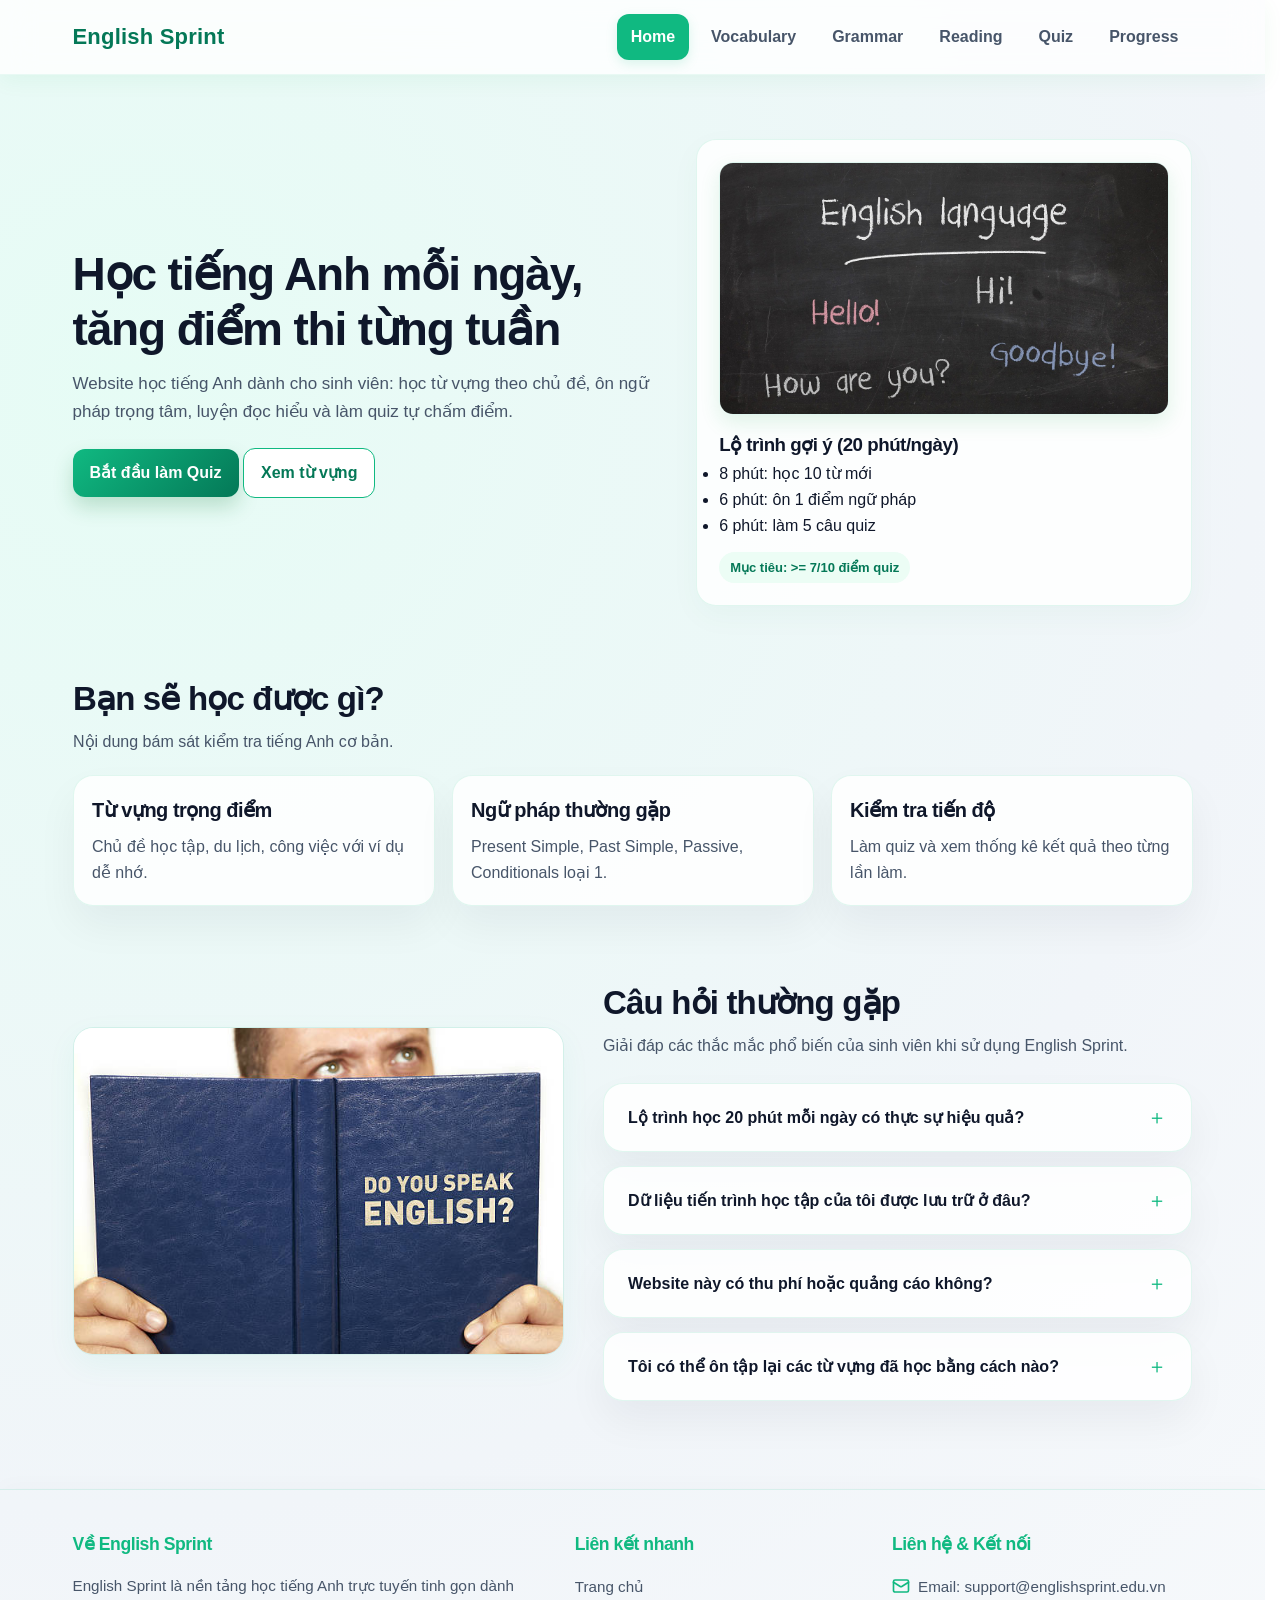
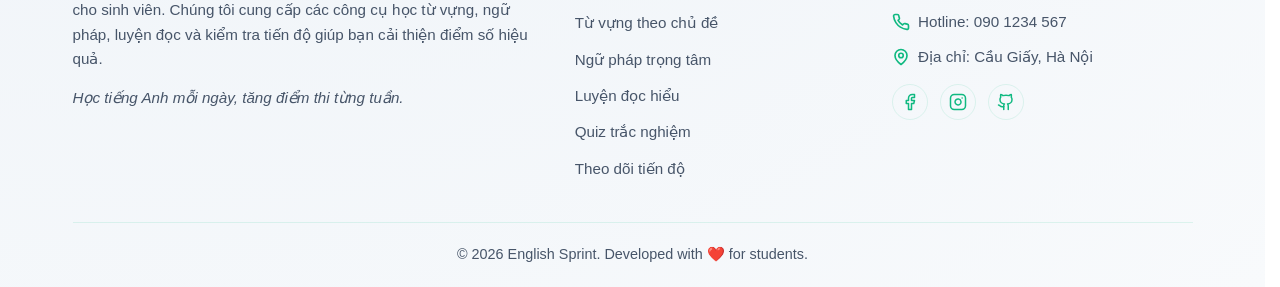
<file: index.html>
<!doctype html>
<html lang="vi">
  <head>
    <meta charset="UTF-8" />
    <meta name="viewport" content="width=device-width, initial-scale=1.0" />
    <title>English Sprint - Home</title>
    <link rel="shortcut icon" href="ico/favicon.ico" type="image/x-icon" />
    <link rel="apple-touch-icon" sizes="180x180" href="ico/apple-touch-icon.png" />
    <link rel="icon" type="image/png" sizes="32x32" href="ico/favicon-32x32.png" />
    <link rel="icon" type="image/png" sizes="16x16" href="ico/favicon-16x16.png" />
    <link rel="manifest" href="ico/site.webmanifest" />
    <link rel="stylesheet" href="css/style.css" />
  </head>
  <body>
    <header class="site-header">
      <div class="container header-wrap">
        <a class="logo" href="index.html">English Sprint</a>
        <button class="nav-toggle" aria-label="Mở menu">
          <svg class="hamburger-icon" xmlns="http://www.w3.org/2000/svg" width="18" height="18" viewBox="0 0 24 24" fill="none" stroke="currentColor" stroke-width="2.5" stroke-linecap="round" stroke-linejoin="round"><line x1="4" x2="20" y1="12" y2="12"/><line x1="4" x2="20" y1="6" y2="6"/><line x1="4" x2="20" y1="18" y2="18"/></svg>
          <span>Menu</span>
        </button>
        <nav class="main-nav">
          <ul>
            <li><a href="index.html" class="active">Home</a></li>
            <li><a href="html/vocabulary.html">Vocabulary</a></li>
            <li><a href="html/grammar.html">Grammar</a></li>
            <li><a href="html/reading.html">Reading</a></li>
            <li><a href="html/quiz.html">Quiz</a></li>
            <li><a href="html/progress.html">Progress</a></li>
          </ul>
        </nav>
      </div>
    </header>

    <main>
      <section class="hero">
        <div class="container hero-grid">
          <div>
            <h1>Học tiếng Anh mỗi ngày, tăng điểm thi từng tuần</h1>
            <p>
              Website học tiếng Anh dành cho sinh viên: học từ vựng theo chủ đề,
              ôn ngữ pháp trọng tâm, luyện đọc hiểu và làm quiz tự chấm điểm.
            </p>
            <a class="btn" href="html/quiz.html">Bắt đầu làm Quiz</a>
            <a class="btn outline" href="html/vocabulary.html">Xem từ vựng</a>
          </div>
          <div class="hero-card">
            <div class="hero-cover-slider">
              <img class="slide active" src="images/anh_005.jpg" alt="English language board" />
              <img class="slide" src="images/anh_006.jpg" alt="Scrabble English" />
              <img class="slide" src="images/anh_010.jpg" alt="Do you speak English book" />
              <img class="slide" src="images/anh_016.jpg" alt="English test scrabble" />
              <img class="slide" src="images/anh_020.jpg" alt="Dictionary hello" />
            </div>
            <h3>Lộ trình gợi ý (20 phút/ngày)</h3>
            <ul>
              <li>8 phút: học 10 từ mới</li>
              <li>6 phút: ôn 1 điểm ngữ pháp</li>
              <li>6 phút: làm 5 câu quiz</li>
            </ul>
            <span class="badge">Mục tiêu: >= 7/10 điểm quiz</span>
          </div>
        </div>
      </section>

      <section class="section">
        <div class="container">
          <h2 class="section-title scroll-reveal">Bạn sẽ học được gì?</h2>
          <p class="section-subtitle scroll-reveal stagger-1">Nội dung bám sát kiểm tra tiếng Anh cơ bản.</p>
          <div class="grid-3">
            <article class="card scroll-reveal stagger-1">
              <h3>Từ vựng trọng điểm</h3>
              <p>Chủ đề học tập, du lịch, công việc với ví dụ dễ nhớ.</p>
            </article>
            <article class="card scroll-reveal stagger-2">
              <h3>Ngữ pháp thường gặp</h3>
              <p>Present Simple, Past Simple, Passive, Conditionals loại 1.</p>
            </article>
            <article class="card scroll-reveal stagger-3">
              <h3>Kiểm tra tiến độ</h3>
              <p>Làm quiz và xem thống kê kết quả theo từng lần làm.</p>
            </article>
          </div>
        </div>
      </section>

      <section class="section">
        <div class="container faq-grid-container">
          <div class="faq-left-col scroll-reveal">
            <img class="faq-banner-image" src="images/anh_010.jpg" alt="Do you speak English FAQ banner" />
          </div>
          <div class="faq-right-col">
            <h2 class="section-title scroll-reveal">Câu hỏi thường gặp</h2>
            <p class="section-subtitle scroll-reveal stagger-1">Giải đáp các thắc mắc phổ biến của sinh viên khi sử dụng English Sprint.</p>
            
            <div class="faq-list">
              <div class="faq-item card scroll-reveal stagger-1">
                <button class="faq-question" type="button">
                  <span>Lộ trình học 20 phút mỗi ngày có thực sự hiệu quả?</span>
                  <span class="faq-icon">＋</span>
                </button>
                <div class="faq-answer">
                  <p>Hoàn toàn hiệu quả! Theo nghiên cứu khoa học về trí nhớ (Spaced Repetition), việc học dàn trải thời gian ngắn đều đặn mỗi ngày (Micro-learning) giúp não bộ ghi nhớ lâu hơn 150% so với việc học dồn (cramming) nhiều giờ trước kỳ thi. English Sprint đã tinh gọn lộ trình 20 phút thành các hoạt động tập trung nhất để bạn tích lũy điểm số tối ưu.</p>
                </div>
              </div>

              <div class="faq-item card scroll-reveal stagger-2">
                <button class="faq-question" type="button">
                  <span>Dữ liệu tiến trình học tập của tôi được lưu trữ ở đâu?</span>
                  <span class="faq-icon">＋</span>
                </button>
                <div class="faq-answer">
                  <p>Tất cả dữ liệu từ vựng đã thuộc và lịch sử làm bài quiz của bạn được lưu trữ trực tiếp trên trình duyệt của bạn thông qua công nghệ <strong>LocalStorage</strong>. Điều này có nghĩa là bạn không cần đăng ký tài khoản mà tiến trình học vẫn được bảo toàn miễn là bạn không xóa dữ liệu web trên trình duyệt của mình.</p>
                </div>
              </div>

              <div class="faq-item card scroll-reveal stagger-3">
                <button class="faq-question" type="button">
                  <span>Website này có thu phí hoặc quảng cáo không?</span>
                  <span class="faq-icon">＋</span>
                </button>
                <div class="faq-answer">
                  <p>Không, English Sprint là dự án học tập phi lợi nhuận dành riêng cho sinh viên học tiếng Anh cơ bản. Website hoàn toàn miễn phí, không chứa quảng cáo gây gián đoạn và không yêu cầu cung cấp thông tin cá nhân nhạy cảm.</p>
                </div>
              </div>

              <div class="faq-item card scroll-reveal stagger-4">
                <button class="faq-question" type="button">
                  <span>Tôi có thể ôn tập lại các từ vựng đã học bằng cách nào?</span>
                  <span class="faq-icon">＋</span>
                </button>
                <div class="faq-answer">
                  <p>Bạn có thể truy cập trang Vocabulary, hệ thống sẽ tự động hiển thị nhãn màu xanh "✓ Đã thuộc" trên các từ bạn đã đánh dấu. Đồng thời chỉ số phần trăm hoàn thành sẽ hiển thị rõ ràng để bạn có thể xem lại và củng cố bất kỳ lúc nào.</p>
                </div>
              </div>
            </div>
          </div>
        </div>
      </section>
    </main>

    <footer class="site-footer">
      <div class="container">
        <div class="footer-grid">
          <div class="footer-column">
            <h3>Về English Sprint</h3>
            <p>English Sprint là nền tảng học tiếng Anh trực tuyến tinh gọn dành cho sinh viên. Chúng tôi cung cấp các công cụ học từ vựng, ngữ pháp, luyện đọc và kiểm tra tiến độ giúp bạn cải thiện điểm số hiệu quả.</p>
            <p><em>Học tiếng Anh mỗi ngày, tăng điểm thi từng tuần.</em></p>
          </div>
          <div class="footer-column">
            <h3>Liên kết nhanh</h3>
            <ul class="footer-links">
              <li><a href="index.html">Trang chủ</a></li>
              <li><a href="html/vocabulary.html">Từ vựng theo chủ đề</a></li>
              <li><a href="html/grammar.html">Ngữ pháp trọng tâm</a></li>
              <li><a href="html/reading.html">Luyện đọc hiểu</a></li>
              <li><a href="html/quiz.html">Quiz trắc nghiệm</a></li>
              <li><a href="html/progress.html">Theo dõi tiến độ</a></li>
            </ul>
          </div>
          <div class="footer-column">
            <h3>Liên hệ & Kết nối</h3>
            <ul class="footer-contact-info">
              <li>
                <svg xmlns="http://www.w3.org/2000/svg" width="18" height="18" viewBox="0 0 24 24" fill="none" stroke="currentColor" stroke-width="2" stroke-linecap="round" stroke-linejoin="round" class="contact-svg-icon"><rect width="20" height="16" x="2" y="4" rx="2"/><path d="m22 7-8.97 5.7a1.94 1.94 0 0 1-2.06 0L2 7"/></svg>
                <span>Email: support@englishsprint.edu.vn</span>
              </li>
              <li>
                <svg xmlns="http://www.w3.org/2000/svg" width="18" height="18" viewBox="0 0 24 24" fill="none" stroke="currentColor" stroke-width="2" stroke-linecap="round" stroke-linejoin="round" class="contact-svg-icon"><path d="M22 16.92v3a2 2 0 0 1-2.18 2 19.79 19.79 0 0 1-8.63-3.07 19.5 19.5 0 0 1-6-6 19.79 19.79 0 0 1-3.07-8.67A2 2 0 0 1 4.11 2h3a2 2 0 0 1 2 1.72 12.84 12.84 0 0 0 .7 2.81 2 2 0 0 1-.45 2.11L8.09 9.91a16 16 0 0 0 6 6l1.27-1.27a2 2 0 0 1 2.11-.45 12.84 12.84 0 0 0 2.81.7A2 2 0 0 1 22 16.92z"/></svg>
                <span>Hotline: 090 1234 567</span>
              </li>
              <li>
                <svg xmlns="http://www.w3.org/2000/svg" width="18" height="18" viewBox="0 0 24 24" fill="none" stroke="currentColor" stroke-width="2" stroke-linecap="round" stroke-linejoin="round" class="contact-svg-icon"><path d="M20 10c0 6-8 12-8 12s-8-6-8-12a8 8 0 0 1 16 0Z"/><circle cx="12" cy="10" r="3"/></svg>
                <span>Địa chỉ: Cầu Giấy, Hà Nội</span>
              </li>
            </ul>
            <div class="footer-socials">
              <a href="#" class="social-icon" title="Facebook">
                <svg xmlns="http://www.w3.org/2000/svg" width="18" height="18" viewBox="0 0 24 24" fill="none" stroke="currentColor" stroke-width="2" stroke-linecap="round" stroke-linejoin="round"><path d="M18 2h-3a5 5 0 0 0-5 5v3H7v4h3v8h4v-8h3l1-4h-4V7a1 1 0 0 1 1-1h3z"/></svg>
              </a>
              <a href="#" class="social-icon" title="Instagram">
                <svg xmlns="http://www.w3.org/2000/svg" width="18" height="18" viewBox="0 0 24 24" fill="none" stroke="currentColor" stroke-width="2" stroke-linecap="round" stroke-linejoin="round"><rect width="20" height="20" x="2" y="2" rx="5" ry="5"/><path d="M16 11.37A4 4 0 1 1 12.63 8 4 4 0 0 1 16 11.37z"/><line x1="17.5" x2="17.51" y1="6.5" y2="6.5"/></svg>
              </a>
              <a href="#" class="social-icon" title="GitHub">
                <svg xmlns="http://www.w3.org/2000/svg" width="18" height="18" viewBox="0 0 24 24" fill="none" stroke="currentColor" stroke-width="2" stroke-linecap="round" stroke-linejoin="round"><path d="M15 22v-4a4.8 4.8 0 0 0-1-3.5c3 0 6-2 6-5.5.08-1.25-.27-2.48-1-3.5.28-1.15.28-2.35 0-3.5 0 0-1 0-3 1.5-2.64-.5-5.36-.5-8 0C6 2 5 2 5 2c-.3 1.15-.3 2.35 0 3.5A5.403 5.403 0 0 0 4 9c0 3.5 3 5.5 6 5.5-.39.49-.68 1.05-.85 1.65-.17.6-.22 1.23-.15 1.85v4"/><path d="M9 18c-4.51 2-5-2-7-2"/></svg>
              </a>
            </div>
          </div>
        </div>
        <div class="footer-bottom">
          <p>&copy; 2026 English Sprint. Developed with ❤️ for students.</p>
        </div>
      </div>
    </footer>

    <script src="js/main.js"></script>
  </body>
</html>
</file>
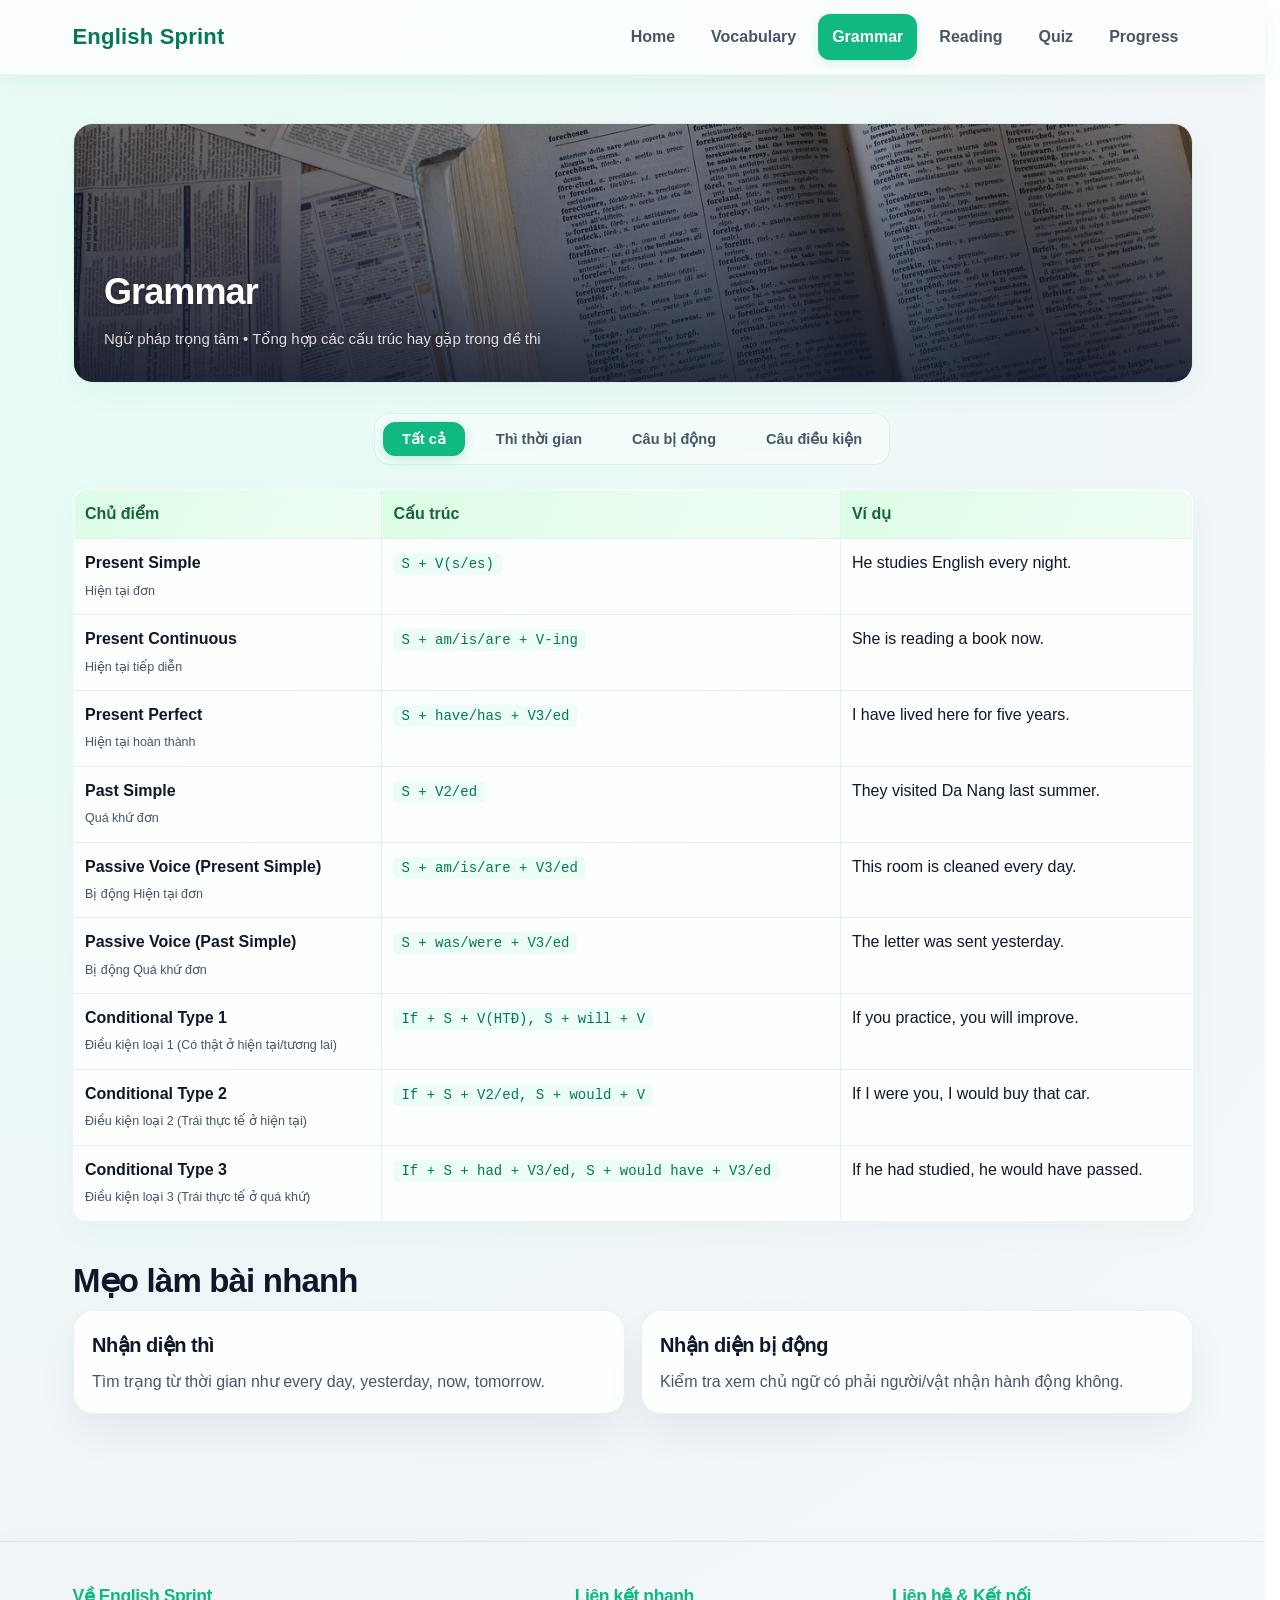
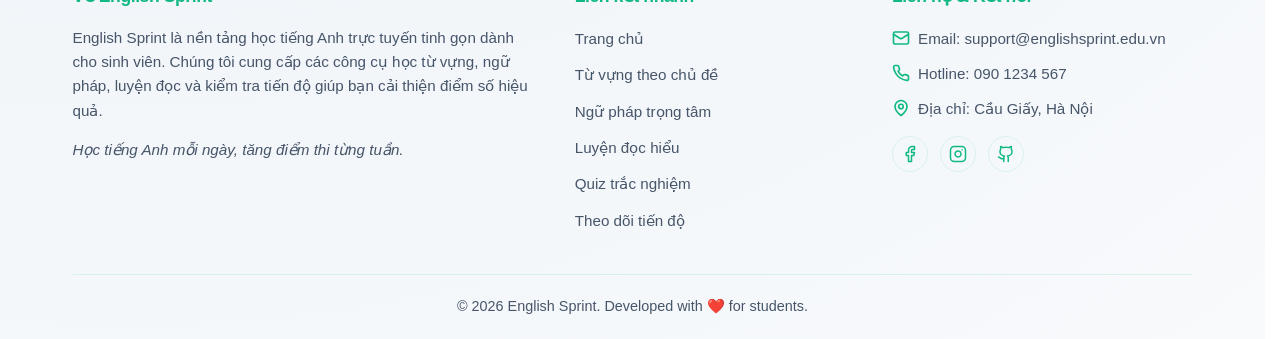
<file: html/grammar.html>
<!doctype html>
<html lang="vi">
  <head>
    <meta charset="UTF-8" />
    <meta name="viewport" content="width=device-width, initial-scale=1.0" />
    <title>English Sprint - Grammar</title>
    <link rel="shortcut icon" href="../ico/favicon.ico" type="image/x-icon" />
    <link rel="apple-touch-icon" sizes="180x180" href="../ico/apple-touch-icon.png" />
    <link rel="icon" type="image/png" sizes="32x32" href="../ico/favicon-32x32.png" />
    <link rel="icon" type="image/png" sizes="16x16" href="../ico/favicon-16x16.png" />
    <link rel="manifest" href="../ico/site.webmanifest" />
    <link rel="stylesheet" href="../css/style.css" />
  </head>
  <body>
    <header class="site-header">
      <div class="container header-wrap">
        <a class="logo" href="../index.html">English Sprint</a>
        <button class="nav-toggle" aria-label="Mở menu">
          <svg class="hamburger-icon" xmlns="http://www.w3.org/2000/svg" width="18" height="18" viewBox="0 0 24 24" fill="none" stroke="currentColor" stroke-width="2.5" stroke-linecap="round" stroke-linejoin="round"><line x1="4" x2="20" y1="12" y2="12"/><line x1="4" x2="20" y1="6" y2="6"/><line x1="4" x2="20" y1="18" y2="18"/></svg>
          <span>Menu</span>
        </button>
        <nav class="main-nav">
          <ul>
            <li><a href="../index.html">Home</a></li>
            <li><a href="vocabulary.html">Vocabulary</a></li>
            <li><a href="grammar.html" class="active">Grammar</a></li>
            <li><a href="reading.html">Reading</a></li>
            <li><a href="quiz.html">Quiz</a></li>
            <li><a href="progress.html">Progress</a></li>
          </ul>
        </nav>
      </div>
    </header>

    <main class="section">
      <div class="container">
        <div class="page-hero scroll-reveal">
          <img class="page-hero-image" src="../images/anh_003.jpg" alt="Grammar banner" />
          <div class="page-hero-overlay"></div>
          <div class="page-hero-content">
            <h1 class="page-hero-title">Grammar</h1>
            <p class="page-hero-subtitle">Ngữ pháp trọng tâm • Tổng hợp các cấu trúc hay gặp trong đề thi</p>
          </div>
        </div>


        <!-- Thanh bộ lọc chuyên đề ngữ pháp -->
        <div class="grammar-filter-bar scroll-reveal stagger-1">
          <button class="filter-btn active" data-filter="all">Tất cả</button>
          <button class="filter-btn" data-filter="tenses">Thì thời gian</button>
          <button class="filter-btn" data-filter="passive">Câu bị động</button>
          <button class="filter-btn" data-filter="conditionals">Câu điều kiện</button>
        </div>

        <table class="grammar-table scroll-reveal stagger-2">
          <thead>
            <tr>
              <th>Chủ điểm</th>
              <th>Cấu trúc</th>
              <th>Ví dụ</th>
            </tr>
          </thead>
          <tbody>
            <tr data-category="tenses" class="show-row">
              <td><strong>Present Simple</strong><br><span class="grammar-desc">Hiện tại đơn</span></td>
              <td><code>S + V(s/es)</code></td>
              <td>He studies English every night.</td>
            </tr>
            <tr data-category="tenses" class="show-row">
              <td><strong>Present Continuous</strong><br><span class="grammar-desc">Hiện tại tiếp diễn</span></td>
              <td><code>S + am/is/are + V-ing</code></td>
              <td>She is reading a book now.</td>
            </tr>
            <tr data-category="tenses" class="show-row">
              <td><strong>Present Perfect</strong><br><span class="grammar-desc">Hiện tại hoàn thành</span></td>
              <td><code>S + have/has + V3/ed</code></td>
              <td>I have lived here for five years.</td>
            </tr>
            <tr data-category="tenses" class="show-row">
              <td><strong>Past Simple</strong><br><span class="grammar-desc">Quá khứ đơn</span></td>
              <td><code>S + V2/ed</code></td>
              <td>They visited Da Nang last summer.</td>
            </tr>
            <tr data-category="passive" class="show-row">
              <td><strong>Passive Voice (Present Simple)</strong><br><span class="grammar-desc">Bị động Hiện tại đơn</span></td>
              <td><code>S + am/is/are + V3/ed</code></td>
              <td>This room is cleaned every day.</td>
            </tr>
            <tr data-category="passive" class="show-row">
              <td><strong>Passive Voice (Past Simple)</strong><br><span class="grammar-desc">Bị động Quá khứ đơn</span></td>
              <td><code>S + was/were + V3/ed</code></td>
              <td>The letter was sent yesterday.</td>
            </tr>
            <tr data-category="conditionals" class="show-row">
              <td><strong>Conditional Type 1</strong><br><span class="grammar-desc">Điều kiện loại 1 (Có thật ở hiện tại/tương lai)</span></td>
              <td><code>If + S + V(HTĐ), S + will + V</code></td>
              <td>If you practice, you will improve.</td>
            </tr>
            <tr data-category="conditionals" class="show-row">
              <td><strong>Conditional Type 2</strong><br><span class="grammar-desc">Điều kiện loại 2 (Trái thực tế ở hiện tại)</span></td>
              <td><code>If + S + V2/ed, S + would + V</code></td>
              <td>If I were you, I would buy that car.</td>
            </tr>
            <tr data-category="conditionals" class="show-row">
              <td><strong>Conditional Type 3</strong><br><span class="grammar-desc">Điều kiện loại 3 (Trái thực tế ở quá khứ)</span></td>
              <td><code>If + S + had + V3/ed, S + would have + V3/ed</code></td>
              <td>If he had studied, he would have passed.</td>
            </tr>
          </tbody>
        </table>



        <section class="section">
          <h2 class="section-title scroll-reveal">Mẹo làm bài nhanh</h2>
          <div class="grid-2">
            <article class="card scroll-reveal stagger-1">
              <h3>Nhận diện thì</h3>
              <p>Tìm trạng từ thời gian như every day, yesterday, now, tomorrow.</p>
            </article>
            <article class="card scroll-reveal stagger-2">
              <h3>Nhận diện bị động</h3>
              <p>Kiểm tra xem chủ ngữ có phải người/vật nhận hành động không.</p>
            </article>
          </div>
        </section>
      </div>
    </main>

    <footer class="site-footer">
      <div class="container">
        <div class="footer-grid">
          <div class="footer-column">
            <h3>Về English Sprint</h3>
            <p>English Sprint là nền tảng học tiếng Anh trực tuyến tinh gọn dành cho sinh viên. Chúng tôi cung cấp các công cụ học từ vựng, ngữ pháp, luyện đọc và kiểm tra tiến độ giúp bạn cải thiện điểm số hiệu quả.</p>
            <p><em>Học tiếng Anh mỗi ngày, tăng điểm thi từng tuần.</em></p>
          </div>
          <div class="footer-column">
            <h3>Liên kết nhanh</h3>
            <ul class="footer-links">
              <li><a href="../index.html">Trang chủ</a></li>
              <li><a href="vocabulary.html">Từ vựng theo chủ đề</a></li>
              <li><a href="grammar.html">Ngữ pháp trọng tâm</a></li>
              <li><a href="reading.html">Luyện đọc hiểu</a></li>
              <li><a href="quiz.html">Quiz trắc nghiệm</a></li>
              <li><a href="progress.html">Theo dõi tiến độ</a></li>
            </ul>
          </div>
          <div class="footer-column">
            <h3>Liên hệ & Kết nối</h3>
            <ul class="footer-contact-info">
              <li>
                <svg xmlns="http://www.w3.org/2000/svg" width="18" height="18" viewBox="0 0 24 24" fill="none" stroke="currentColor" stroke-width="2" stroke-linecap="round" stroke-linejoin="round" class="contact-svg-icon"><rect width="20" height="16" x="2" y="4" rx="2"/><path d="m22 7-8.97 5.7a1.94 1.94 0 0 1-2.06 0L2 7"/></svg>
                <span>Email: support@englishsprint.edu.vn</span>
              </li>
              <li>
                <svg xmlns="http://www.w3.org/2000/svg" width="18" height="18" viewBox="0 0 24 24" fill="none" stroke="currentColor" stroke-width="2" stroke-linecap="round" stroke-linejoin="round" class="contact-svg-icon"><path d="M22 16.92v3a2 2 0 0 1-2.18 2 19.79 19.79 0 0 1-8.63-3.07 19.5 19.5 0 0 1-6-6 19.79 19.79 0 0 1-3.07-8.67A2 2 0 0 1 4.11 2h3a2 2 0 0 1 2 1.72 12.84 12.84 0 0 0 .7 2.81 2 2 0 0 1-.45 2.11L8.09 9.91a16 16 0 0 0 6 6l1.27-1.27a2 2 0 0 1 2.11-.45 12.84 12.84 0 0 0 2.81.7A2 2 0 0 1 22 16.92z"/></svg>
                <span>Hotline: 090 1234 567</span>
              </li>
              <li>
                <svg xmlns="http://www.w3.org/2000/svg" width="18" height="18" viewBox="0 0 24 24" fill="none" stroke="currentColor" stroke-width="2" stroke-linecap="round" stroke-linejoin="round" class="contact-svg-icon"><path d="M20 10c0 6-8 12-8 12s-8-6-8-12a8 8 0 0 1 16 0Z"/><circle cx="12" cy="10" r="3"/></svg>
                <span>Địa chỉ: Cầu Giấy, Hà Nội</span>
              </li>
            </ul>
            <div class="footer-socials">
              <a href="#" class="social-icon" title="Facebook">
                <svg xmlns="http://www.w3.org/2000/svg" width="18" height="18" viewBox="0 0 24 24" fill="none" stroke="currentColor" stroke-width="2" stroke-linecap="round" stroke-linejoin="round"><path d="M18 2h-3a5 5 0 0 0-5 5v3H7v4h3v8h4v-8h3l1-4h-4V7a1 1 0 0 1 1-1h3z"/></svg>
              </a>
              <a href="#" class="social-icon" title="Instagram">
                <svg xmlns="http://www.w3.org/2000/svg" width="18" height="18" viewBox="0 0 24 24" fill="none" stroke="currentColor" stroke-width="2" stroke-linecap="round" stroke-linejoin="round"><rect width="20" height="20" x="2" y="2" rx="5" ry="5"/><path d="M16 11.37A4 4 0 1 1 12.63 8 4 4 0 0 1 16 11.37z"/><line x1="17.5" x2="17.51" y1="6.5" y2="6.5"/></svg>
              </a>
              <a href="#" class="social-icon" title="GitHub">
                <svg xmlns="http://www.w3.org/2000/svg" width="18" height="18" viewBox="0 0 24 24" fill="none" stroke="currentColor" stroke-width="2" stroke-linecap="round" stroke-linejoin="round"><path d="M15 22v-4a4.8 4.8 0 0 0-1-3.5c3 0 6-2 6-5.5.08-1.25-.27-2.48-1-3.5.28-1.15.28-2.35 0-3.5 0 0-1 0-3 1.5-2.64-.5-5.36-.5-8 0C6 2 5 2 5 2c-.3 1.15-.3 2.35 0 3.5A5.403 5.403 0 0 0 4 9c0 3.5 3 5.5 6 5.5-.39.49-.68 1.05-.85 1.65-.17.6-.22 1.23-.15 1.85v4"/><path d="M9 18c-4.51 2-5-2-7-2"/></svg>
              </a>
            </div>
          </div>
        </div>
        <div class="footer-bottom">
          <p>&copy; 2026 English Sprint. Developed with ❤️ for students.</p>
        </div>
      </div>
    </footer>

    <script src="../js/main.js"></script>
    <script src="../js/grammar.js"></script>
  </body>
</html>
</file>
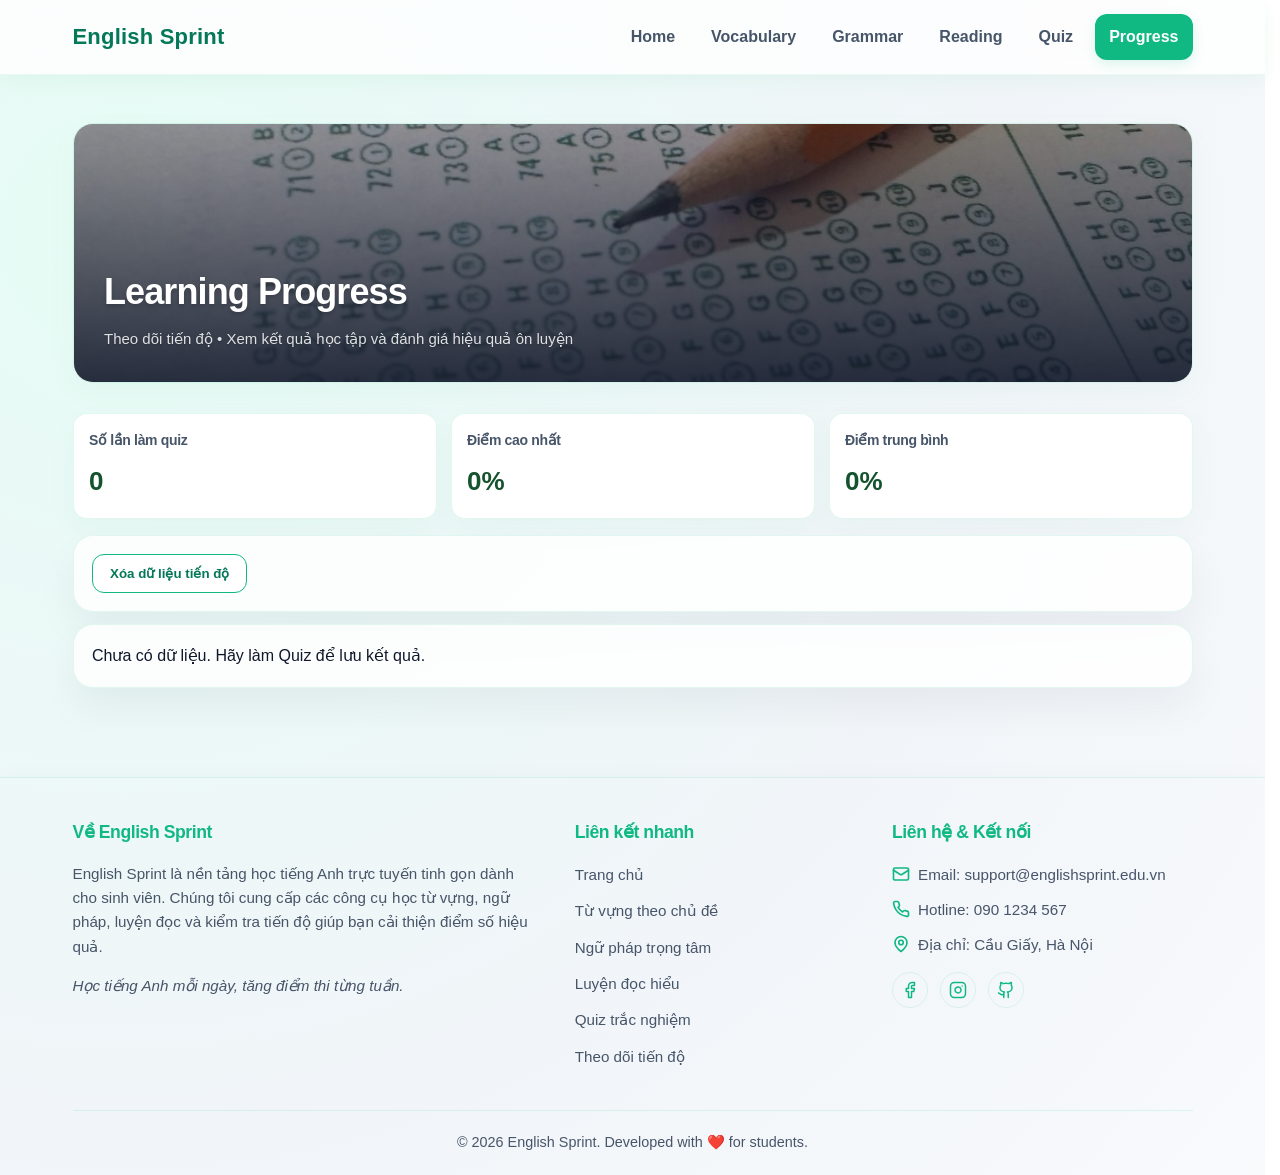
<file: html/progress.html>
<!doctype html>
<html lang="vi">
  <head>
    <meta charset="UTF-8" />
    <meta name="viewport" content="width=device-width, initial-scale=1.0" />
    <title>English Sprint - Progress</title>
    <link rel="shortcut icon" href="../ico/favicon.ico" type="image/x-icon" />
    <link rel="apple-touch-icon" sizes="180x180" href="../ico/apple-touch-icon.png" />
    <link rel="icon" type="image/png" sizes="32x32" href="../ico/favicon-32x32.png" />
    <link rel="icon" type="image/png" sizes="16x16" href="../ico/favicon-16x16.png" />
    <link rel="manifest" href="../ico/site.webmanifest" />
    <link rel="stylesheet" href="../css/style.css" />
  </head>
  <body>
    <header class="site-header">
      <div class="container header-wrap">
        <a class="logo" href="../index.html">English Sprint</a>
        <button class="nav-toggle" aria-label="Mở menu">
          <svg class="hamburger-icon" xmlns="http://www.w3.org/2000/svg" width="18" height="18" viewBox="0 0 24 24" fill="none" stroke="currentColor" stroke-width="2.5" stroke-linecap="round" stroke-linejoin="round"><line x1="4" x2="20" y1="12" y2="12"/><line x1="4" x2="20" y1="6" y2="6"/><line x1="4" x2="20" y1="18" y2="18"/></svg>
          <span>Menu</span>
        </button>
        <nav class="main-nav">
          <ul>
            <li><a href="../index.html">Home</a></li>
            <li><a href="vocabulary.html">Vocabulary</a></li>
            <li><a href="grammar.html">Grammar</a></li>
            <li><a href="reading.html">Reading</a></li>
            <li><a href="quiz.html">Quiz</a></li>
            <li><a href="progress.html" class="active">Progress</a></li>
          </ul>
        </nav>
      </div>
    </header>

    <main class="section">
      <div class="container">
        <div class="page-hero scroll-reveal">
          <img class="page-hero-image" src="../images/anh_019.jpg" alt="Progress banner" />
          <div class="page-hero-overlay"></div>
          <div class="page-hero-content">
            <h1 class="page-hero-title">Learning Progress</h1>
            <p class="page-hero-subtitle">Theo dõi tiến độ • Xem kết quả học tập và đánh giá hiệu quả ôn luyện</p>
          </div>
        </div>

        <div class="stats">
          <div class="stat scroll-reveal stagger-1">
            <h4>Số lần làm quiz</h4>
            <p id="attempts">0</p>
          </div>
          <div class="stat scroll-reveal stagger-2">
            <h4>Điểm cao nhất</h4>
            <p id="best-score">0%</p>
          </div>
          <div class="stat scroll-reveal stagger-3">
            <h4>Điểm trung bình</h4>
            <p id="average-score">0%</p>
          </div>
        </div>

        <div class="card stack-space scroll-reveal stagger-1">
          <button id="clear-progress" class="btn outline" type="button">Xóa dữ liệu tiến độ</button>
        </div>

        <ul id="history-list" class="history-list scroll-reveal stagger-2"></ul>
      </div>
    </main>

    <footer class="site-footer">
      <div class="container">
        <div class="footer-grid">
          <div class="footer-column">
            <h3>Về English Sprint</h3>
            <p>English Sprint là nền tảng học tiếng Anh trực tuyến tinh gọn dành cho sinh viên. Chúng tôi cung cấp các công cụ học từ vựng, ngữ pháp, luyện đọc và kiểm tra tiến độ giúp bạn cải thiện điểm số hiệu quả.</p>
            <p><em>Học tiếng Anh mỗi ngày, tăng điểm thi từng tuần.</em></p>
          </div>
          <div class="footer-column">
            <h3>Liên kết nhanh</h3>
            <ul class="footer-links">
              <li><a href="../index.html">Trang chủ</a></li>
              <li><a href="vocabulary.html">Từ vựng theo chủ đề</a></li>
              <li><a href="grammar.html">Ngữ pháp trọng tâm</a></li>
              <li><a href="reading.html">Luyện đọc hiểu</a></li>
              <li><a href="quiz.html">Quiz trắc nghiệm</a></li>
              <li><a href="progress.html">Theo dõi tiến độ</a></li>
            </ul>
          </div>
          <div class="footer-column">
            <h3>Liên hệ & Kết nối</h3>
            <ul class="footer-contact-info">
              <li>
                <svg xmlns="http://www.w3.org/2000/svg" width="18" height="18" viewBox="0 0 24 24" fill="none" stroke="currentColor" stroke-width="2" stroke-linecap="round" stroke-linejoin="round" class="contact-svg-icon"><rect width="20" height="16" x="2" y="4" rx="2"/><path d="m22 7-8.97 5.7a1.94 1.94 0 0 1-2.06 0L2 7"/></svg>
                <span>Email: support@englishsprint.edu.vn</span>
              </li>
              <li>
                <svg xmlns="http://www.w3.org/2000/svg" width="18" height="18" viewBox="0 0 24 24" fill="none" stroke="currentColor" stroke-width="2" stroke-linecap="round" stroke-linejoin="round" class="contact-svg-icon"><path d="M22 16.92v3a2 2 0 0 1-2.18 2 19.79 19.79 0 0 1-8.63-3.07 19.5 19.5 0 0 1-6-6 19.79 19.79 0 0 1-3.07-8.67A2 2 0 0 1 4.11 2h3a2 2 0 0 1 2 1.72 12.84 12.84 0 0 0 .7 2.81 2 2 0 0 1-.45 2.11L8.09 9.91a16 16 0 0 0 6 6l1.27-1.27a2 2 0 0 1 2.11-.45 12.84 12.84 0 0 0 2.81.7A2 2 0 0 1 22 16.92z"/></svg>
                <span>Hotline: 090 1234 567</span>
              </li>
              <li>
                <svg xmlns="http://www.w3.org/2000/svg" width="18" height="18" viewBox="0 0 24 24" fill="none" stroke="currentColor" stroke-width="2" stroke-linecap="round" stroke-linejoin="round" class="contact-svg-icon"><path d="M20 10c0 6-8 12-8 12s-8-6-8-12a8 8 0 0 1 16 0Z"/><circle cx="12" cy="10" r="3"/></svg>
                <span>Địa chỉ: Cầu Giấy, Hà Nội</span>
              </li>
            </ul>
            <div class="footer-socials">
              <a href="#" class="social-icon" title="Facebook">
                <svg xmlns="http://www.w3.org/2000/svg" width="18" height="18" viewBox="0 0 24 24" fill="none" stroke="currentColor" stroke-width="2" stroke-linecap="round" stroke-linejoin="round"><path d="M18 2h-3a5 5 0 0 0-5 5v3H7v4h3v8h4v-8h3l1-4h-4V7a1 1 0 0 1 1-1h3z"/></svg>
              </a>
              <a href="#" class="social-icon" title="Instagram">
                <svg xmlns="http://www.w3.org/2000/svg" width="18" height="18" viewBox="0 0 24 24" fill="none" stroke="currentColor" stroke-width="2" stroke-linecap="round" stroke-linejoin="round"><rect width="20" height="20" x="2" y="2" rx="5" ry="5"/><path d="M16 11.37A4 4 0 1 1 12.63 8 4 4 0 0 1 16 11.37z"/><line x1="17.5" x2="17.51" y1="6.5" y2="6.5"/></svg>
              </a>
              <a href="#" class="social-icon" title="GitHub">
                <svg xmlns="http://www.w3.org/2000/svg" width="18" height="18" viewBox="0 0 24 24" fill="none" stroke="currentColor" stroke-width="2" stroke-linecap="round" stroke-linejoin="round"><path d="M15 22v-4a4.8 4.8 0 0 0-1-3.5c3 0 6-2 6-5.5.08-1.25-.27-2.48-1-3.5.28-1.15.28-2.35 0-3.5 0 0-1 0-3 1.5-2.64-.5-5.36-.5-8 0C6 2 5 2 5 2c-.3 1.15-.3 2.35 0 3.5A5.403 5.403 0 0 0 4 9c0 3.5 3 5.5 6 5.5-.39.49-.68 1.05-.85 1.65-.17.6-.22 1.23-.15 1.85v4"/><path d="M9 18c-4.51 2-5-2-7-2"/></svg>
              </a>
            </div>
          </div>
        </div>
        <div class="footer-bottom">
          <p>&copy; 2026 English Sprint. Developed with ❤️ for students.</p>
        </div>
      </div>
    </footer>

    <script src="../js/main.js"></script>
    <script src="../js/progress.js"></script>
  </body>
</html>
</file>
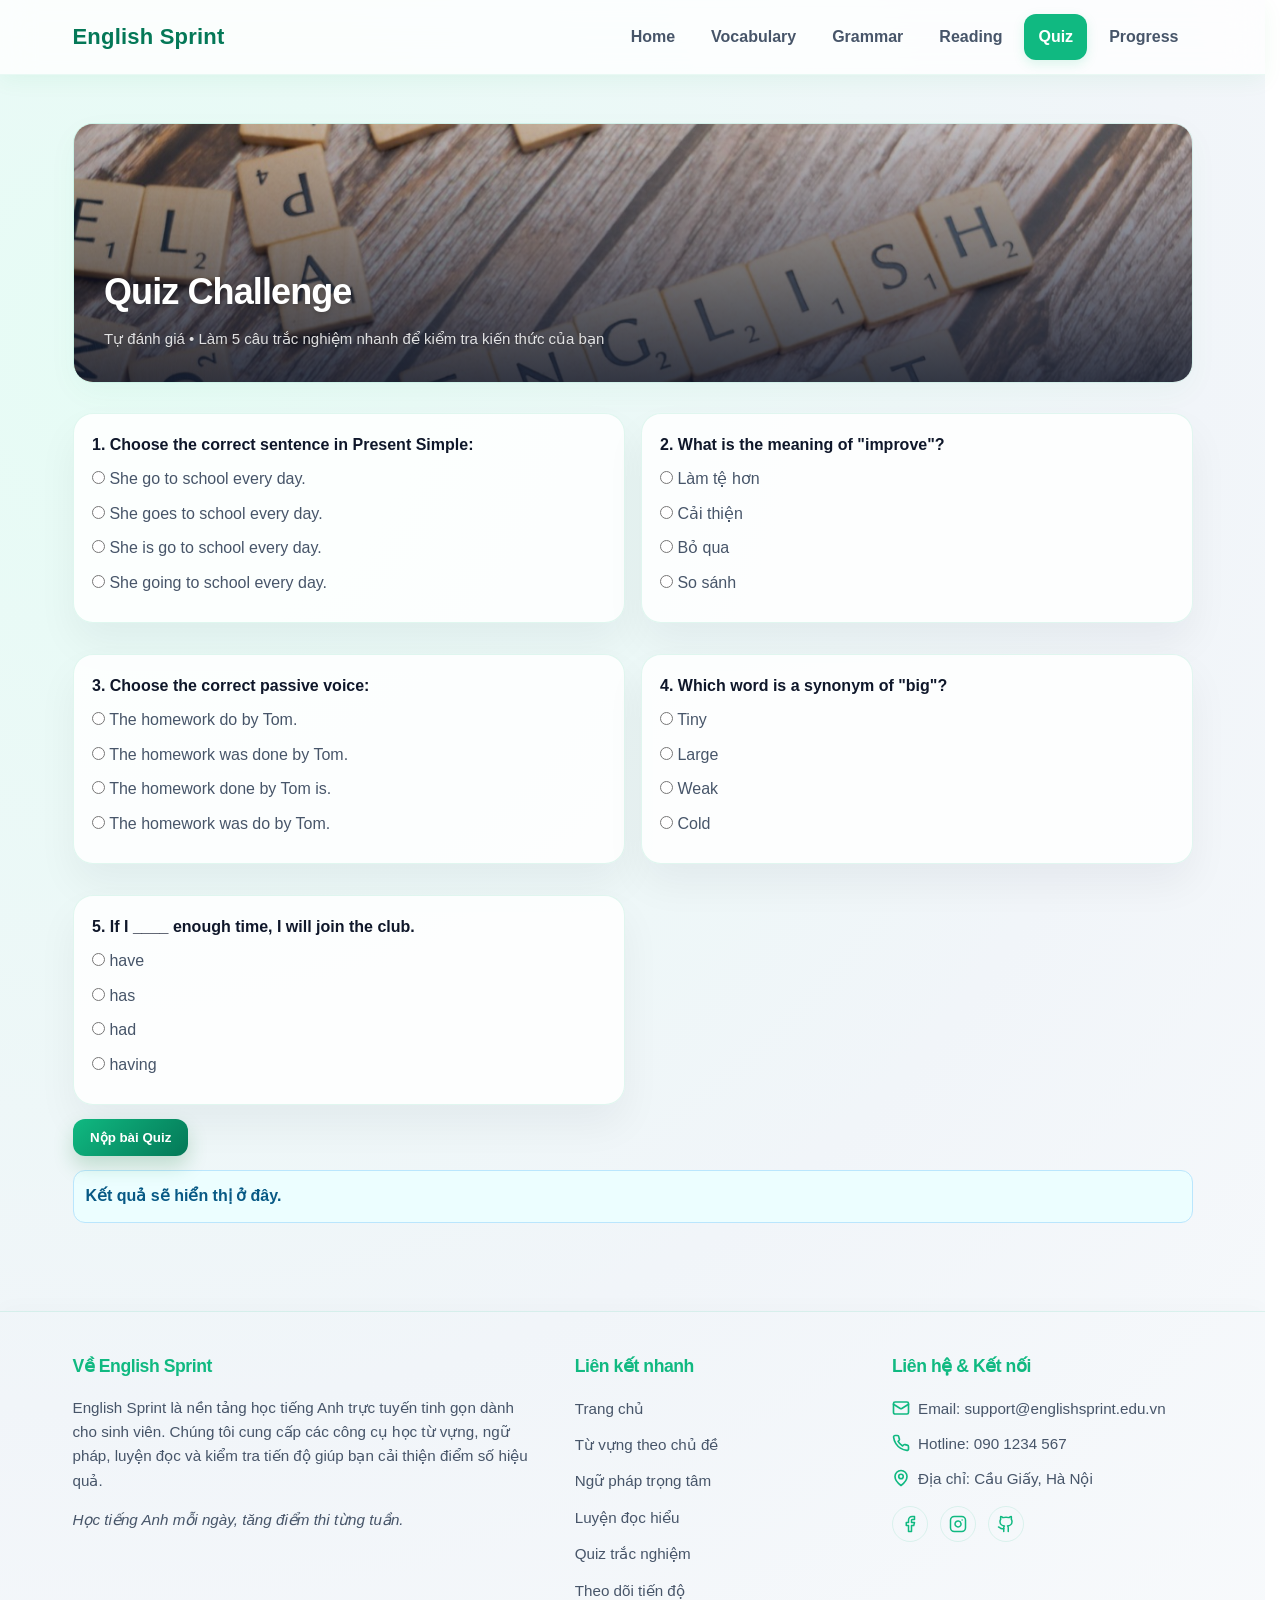
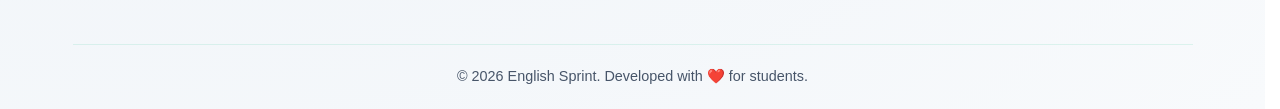
<file: html/quiz.html>
<!doctype html>
<html lang="vi">
  <head>
    <meta charset="UTF-8" />
    <meta name="viewport" content="width=device-width, initial-scale=1.0" />
    <title>English Sprint - Quiz</title>
    <link rel="shortcut icon" href="../ico/favicon.ico" type="image/x-icon" />
    <link rel="apple-touch-icon" sizes="180x180" href="../ico/apple-touch-icon.png" />
    <link rel="icon" type="image/png" sizes="32x32" href="../ico/favicon-32x32.png" />
    <link rel="icon" type="image/png" sizes="16x16" href="../ico/favicon-16x16.png" />
    <link rel="manifest" href="../ico/site.webmanifest" />
    <link rel="stylesheet" href="../css/style.css" />
  </head>
  <body>
    <header class="site-header">
      <div class="container header-wrap">
        <a class="logo" href="../index.html">English Sprint</a>
        <button class="nav-toggle" aria-label="Mở menu">
          <svg class="hamburger-icon" xmlns="http://www.w3.org/2000/svg" width="18" height="18" viewBox="0 0 24 24" fill="none" stroke="currentColor" stroke-width="2.5" stroke-linecap="round" stroke-linejoin="round"><line x1="4" x2="20" y1="12" y2="12"/><line x1="4" x2="20" y1="6" y2="6"/><line x1="4" x2="20" y1="18" y2="18"/></svg>
          <span>Menu</span>
        </button>
        <nav class="main-nav">
          <ul>
            <li><a href="../index.html">Home</a></li>
            <li><a href="vocabulary.html">Vocabulary</a></li>
            <li><a href="grammar.html">Grammar</a></li>
            <li><a href="reading.html">Reading</a></li>
            <li><a href="quiz.html" class="active">Quiz</a></li>
            <li><a href="progress.html">Progress</a></li>
          </ul>
        </nav>
      </div>
    </header>

    <main class="section">
      <div class="container">
        <div class="page-hero scroll-reveal">
          <img class="page-hero-image" src="../images/anh_016.jpg" alt="Quiz banner" />
          <div class="page-hero-overlay"></div>
          <div class="page-hero-content">
            <h1 class="page-hero-title">Quiz Challenge</h1>
            <p class="page-hero-subtitle">Tự đánh giá • Làm 5 câu trắc nghiệm nhanh để kiểm tra kiến thức của bạn</p>
          </div>
        </div>

        <form id="quiz-form">
          <div id="quiz-container" class="grid-2"></div>
          <button class="btn scroll-reveal stagger-2" type="submit">Nộp bài Quiz</button>
          <div id="quiz-result" class="result">Kết quả sẽ hiển thị ở đây.</div>
        </form>
      </div>
    </main>

    <footer class="site-footer">
      <div class="container">
        <div class="footer-grid">
          <div class="footer-column">
            <h3>Về English Sprint</h3>
            <p>English Sprint là nền tảng học tiếng Anh trực tuyến tinh gọn dành cho sinh viên. Chúng tôi cung cấp các công cụ học từ vựng, ngữ pháp, luyện đọc và kiểm tra tiến độ giúp bạn cải thiện điểm số hiệu quả.</p>
            <p><em>Học tiếng Anh mỗi ngày, tăng điểm thi từng tuần.</em></p>
          </div>
          <div class="footer-column">
            <h3>Liên kết nhanh</h3>
            <ul class="footer-links">
              <li><a href="../index.html">Trang chủ</a></li>
              <li><a href="vocabulary.html">Từ vựng theo chủ đề</a></li>
              <li><a href="grammar.html">Ngữ pháp trọng tâm</a></li>
              <li><a href="reading.html">Luyện đọc hiểu</a></li>
              <li><a href="quiz.html">Quiz trắc nghiệm</a></li>
              <li><a href="progress.html">Theo dõi tiến độ</a></li>
            </ul>
          </div>
          <div class="footer-column">
            <h3>Liên hệ & Kết nối</h3>
            <ul class="footer-contact-info">
              <li>
                <svg xmlns="http://www.w3.org/2000/svg" width="18" height="18" viewBox="0 0 24 24" fill="none" stroke="currentColor" stroke-width="2" stroke-linecap="round" stroke-linejoin="round" class="contact-svg-icon"><rect width="20" height="16" x="2" y="4" rx="2"/><path d="m22 7-8.97 5.7a1.94 1.94 0 0 1-2.06 0L2 7"/></svg>
                <span>Email: support@englishsprint.edu.vn</span>
              </li>
              <li>
                <svg xmlns="http://www.w3.org/2000/svg" width="18" height="18" viewBox="0 0 24 24" fill="none" stroke="currentColor" stroke-width="2" stroke-linecap="round" stroke-linejoin="round" class="contact-svg-icon"><path d="M22 16.92v3a2 2 0 0 1-2.18 2 19.79 19.79 0 0 1-8.63-3.07 19.5 19.5 0 0 1-6-6 19.79 19.79 0 0 1-3.07-8.67A2 2 0 0 1 4.11 2h3a2 2 0 0 1 2 1.72 12.84 12.84 0 0 0 .7 2.81 2 2 0 0 1-.45 2.11L8.09 9.91a16 16 0 0 0 6 6l1.27-1.27a2 2 0 0 1 2.11-.45 12.84 12.84 0 0 0 2.81.7A2 2 0 0 1 22 16.92z"/></svg>
                <span>Hotline: 090 1234 567</span>
              </li>
              <li>
                <svg xmlns="http://www.w3.org/2000/svg" width="18" height="18" viewBox="0 0 24 24" fill="none" stroke="currentColor" stroke-width="2" stroke-linecap="round" stroke-linejoin="round" class="contact-svg-icon"><path d="M20 10c0 6-8 12-8 12s-8-6-8-12a8 8 0 0 1 16 0Z"/><circle cx="12" cy="10" r="3"/></svg>
                <span>Địa chỉ: Cầu Giấy, Hà Nội</span>
              </li>
            </ul>
            <div class="footer-socials">
              <a href="#" class="social-icon" title="Facebook">
                <svg xmlns="http://www.w3.org/2000/svg" width="18" height="18" viewBox="0 0 24 24" fill="none" stroke="currentColor" stroke-width="2" stroke-linecap="round" stroke-linejoin="round"><path d="M18 2h-3a5 5 0 0 0-5 5v3H7v4h3v8h4v-8h3l1-4h-4V7a1 1 0 0 1 1-1h3z"/></svg>
              </a>
              <a href="#" class="social-icon" title="Instagram">
                <svg xmlns="http://www.w3.org/2000/svg" width="18" height="18" viewBox="0 0 24 24" fill="none" stroke="currentColor" stroke-width="2" stroke-linecap="round" stroke-linejoin="round"><rect width="20" height="20" x="2" y="2" rx="5" ry="5"/><path d="M16 11.37A4 4 0 1 1 12.63 8 4 4 0 0 1 16 11.37z"/><line x1="17.5" x2="17.51" y1="6.5" y2="6.5"/></svg>
              </a>
              <a href="#" class="social-icon" title="GitHub">
                <svg xmlns="http://www.w3.org/2000/svg" width="18" height="18" viewBox="0 0 24 24" fill="none" stroke="currentColor" stroke-width="2" stroke-linecap="round" stroke-linejoin="round"><path d="M15 22v-4a4.8 4.8 0 0 0-1-3.5c3 0 6-2 6-5.5.08-1.25-.27-2.48-1-3.5.28-1.15.28-2.35 0-3.5 0 0-1 0-3 1.5-2.64-.5-5.36-.5-8 0C6 2 5 2 5 2c-.3 1.15-.3 2.35 0 3.5A5.403 5.403 0 0 0 4 9c0 3.5 3 5.5 6 5.5-.39.49-.68 1.05-.85 1.65-.17.6-.22 1.23-.15 1.85v4"/><path d="M9 18c-4.51 2-5-2-7-2"/></svg>
              </a>
            </div>
          </div>
        </div>
        <div class="footer-bottom">
          <p>&copy; 2026 English Sprint. Developed with ❤️ for students.</p>
        </div>
      </div>
    </footer>

    <script src="../js/main.js"></script>
    <script src="../js/quiz.js"></script>
  </body>
</html>
</file>
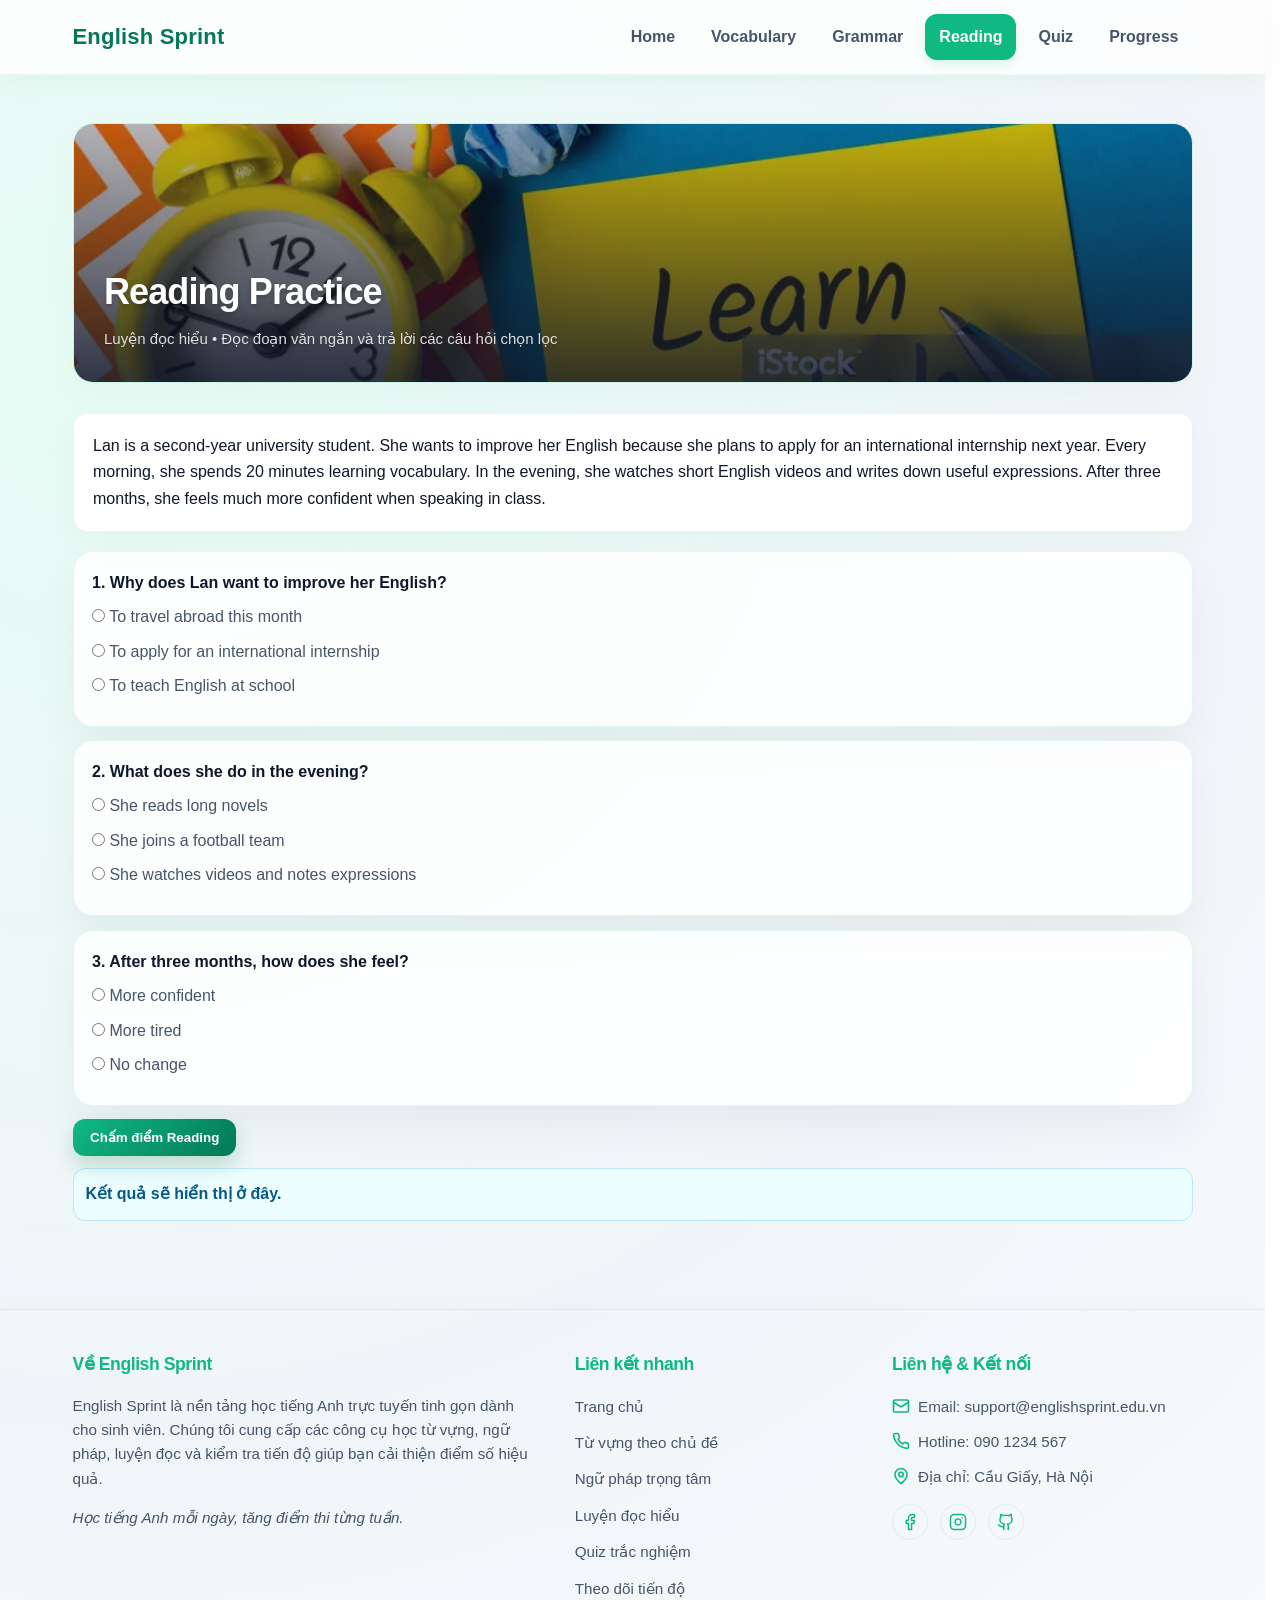
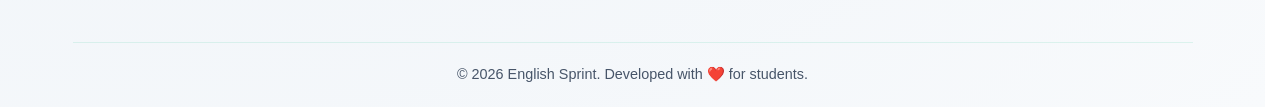
<file: html/reading.html>
<!doctype html>
<html lang="vi">
  <head>
    <meta charset="UTF-8" />
    <meta name="viewport" content="width=device-width, initial-scale=1.0" />
    <title>English Sprint - Reading</title>
    <link rel="shortcut icon" href="../ico/favicon.ico" type="image/x-icon" />
    <link rel="apple-touch-icon" sizes="180x180" href="../ico/apple-touch-icon.png" />
    <link rel="icon" type="image/png" sizes="32x32" href="../ico/favicon-32x32.png" />
    <link rel="icon" type="image/png" sizes="16x16" href="../ico/favicon-16x16.png" />
    <link rel="manifest" href="../ico/site.webmanifest" />
    <link rel="stylesheet" href="../css/style.css" />
  </head>
  <body>
    <header class="site-header">
      <div class="container header-wrap">
        <a class="logo" href="../index.html">English Sprint</a>
        <button class="nav-toggle" aria-label="Mở menu">
          <svg class="hamburger-icon" xmlns="http://www.w3.org/2000/svg" width="18" height="18" viewBox="0 0 24 24" fill="none" stroke="currentColor" stroke-width="2.5" stroke-linecap="round" stroke-linejoin="round"><line x1="4" x2="20" y1="12" y2="12"/><line x1="4" x2="20" y1="6" y2="6"/><line x1="4" x2="20" y1="18" y2="18"/></svg>
          <span>Menu</span>
        </button>
        <nav class="main-nav">
          <ul>
            <li><a href="../index.html">Home</a></li>
            <li><a href="vocabulary.html">Vocabulary</a></li>
            <li><a href="grammar.html">Grammar</a></li>
            <li><a href="reading.html" class="active">Reading</a></li>
            <li><a href="quiz.html">Quiz</a></li>
            <li><a href="progress.html">Progress</a></li>
          </ul>
        </nav>
      </div>
    </header>

    <main class="section">
      <div class="container">
        <div class="page-hero scroll-reveal">
          <img class="page-hero-image" src="../images/anh_013.webp" alt="Reading banner" />
          <div class="page-hero-overlay"></div>
          <div class="page-hero-content">
            <h1 class="page-hero-title">Reading Practice</h1>
            <p class="page-hero-subtitle">Luyện đọc hiểu • Đọc đoạn văn ngắn và trả lời các câu hỏi chọn lọc</p>
          </div>
        </div>

        <article class="reading-block scroll-reveal stagger-2">
          <p>
            Lan is a second-year university student. She wants to improve her English
            because she plans to apply for an international internship next year.
            Every morning, she spends 20 minutes learning vocabulary. In the evening,
            she watches short English videos and writes down useful expressions.
            After three months, she feels much more confident when speaking in class.
          </p>
        </article>

        <form id="reading-form">
          <div class="card question scroll-reveal stagger-1">
            <p>1. Why does Lan want to improve her English?</p>
            <div class="options">
              <label><input type="radio" name="r1" value="a" required /> To travel abroad this month</label>
              <label><input type="radio" name="r1" value="b" /> To apply for an international internship</label>
              <label><input type="radio" name="r1" value="c" /> To teach English at school</label>
            </div>
          </div>

          <div class="card question scroll-reveal stagger-2">
            <p>2. What does she do in the evening?</p>
            <div class="options">
              <label><input type="radio" name="r2" value="a" required /> She reads long novels</label>
              <label><input type="radio" name="r2" value="b" /> She joins a football team</label>
              <label><input type="radio" name="r2" value="c" /> She watches videos and notes expressions</label>
            </div>
          </div>

          <div class="card question scroll-reveal stagger-3">
            <p>3. After three months, how does she feel?</p>
            <div class="options">
              <label><input type="radio" name="r3" value="a" required /> More confident</label>
              <label><input type="radio" name="r3" value="b" /> More tired</label>
              <label><input type="radio" name="r3" value="c" /> No change</label>
            </div>
          </div>

          <button class="btn scroll-reveal stagger-1" type="submit">Chấm điểm Reading</button>
          <div id="reading-result" class="result tight">Kết quả sẽ hiển thị ở đây.</div>
        </form>
      </div>
    </main>

    <footer class="site-footer">
      <div class="container">
        <div class="footer-grid">
          <div class="footer-column">
            <h3>Về English Sprint</h3>
            <p>English Sprint là nền tảng học tiếng Anh trực tuyến tinh gọn dành cho sinh viên. Chúng tôi cung cấp các công cụ học từ vựng, ngữ pháp, luyện đọc và kiểm tra tiến độ giúp bạn cải thiện điểm số hiệu quả.</p>
            <p><em>Học tiếng Anh mỗi ngày, tăng điểm thi từng tuần.</em></p>
          </div>
          <div class="footer-column">
            <h3>Liên kết nhanh</h3>
            <ul class="footer-links">
              <li><a href="../index.html">Trang chủ</a></li>
              <li><a href="vocabulary.html">Từ vựng theo chủ đề</a></li>
              <li><a href="grammar.html">Ngữ pháp trọng tâm</a></li>
              <li><a href="reading.html">Luyện đọc hiểu</a></li>
              <li><a href="quiz.html">Quiz trắc nghiệm</a></li>
              <li><a href="progress.html">Theo dõi tiến độ</a></li>
            </ul>
          </div>
          <div class="footer-column">
            <h3>Liên hệ & Kết nối</h3>
            <ul class="footer-contact-info">
              <li>
                <svg xmlns="http://www.w3.org/2000/svg" width="18" height="18" viewBox="0 0 24 24" fill="none" stroke="currentColor" stroke-width="2" stroke-linecap="round" stroke-linejoin="round" class="contact-svg-icon"><rect width="20" height="16" x="2" y="4" rx="2"/><path d="m22 7-8.97 5.7a1.94 1.94 0 0 1-2.06 0L2 7"/></svg>
                <span>Email: support@englishsprint.edu.vn</span>
              </li>
              <li>
                <svg xmlns="http://www.w3.org/2000/svg" width="18" height="18" viewBox="0 0 24 24" fill="none" stroke="currentColor" stroke-width="2" stroke-linecap="round" stroke-linejoin="round" class="contact-svg-icon"><path d="M22 16.92v3a2 2 0 0 1-2.18 2 19.79 19.79 0 0 1-8.63-3.07 19.5 19.5 0 0 1-6-6 19.79 19.79 0 0 1-3.07-8.67A2 2 0 0 1 4.11 2h3a2 2 0 0 1 2 1.72 12.84 12.84 0 0 0 .7 2.81 2 2 0 0 1-.45 2.11L8.09 9.91a16 16 0 0 0 6 6l1.27-1.27a2 2 0 0 1 2.11-.45 12.84 12.84 0 0 0 2.81.7A2 2 0 0 1 22 16.92z"/></svg>
                <span>Hotline: 090 1234 567</span>
              </li>
              <li>
                <svg xmlns="http://www.w3.org/2000/svg" width="18" height="18" viewBox="0 0 24 24" fill="none" stroke="currentColor" stroke-width="2" stroke-linecap="round" stroke-linejoin="round" class="contact-svg-icon"><path d="M20 10c0 6-8 12-8 12s-8-6-8-12a8 8 0 0 1 16 0Z"/><circle cx="12" cy="10" r="3"/></svg>
                <span>Địa chỉ: Cầu Giấy, Hà Nội</span>
              </li>
            </ul>
            <div class="footer-socials">
              <a href="#" class="social-icon" title="Facebook">
                <svg xmlns="http://www.w3.org/2000/svg" width="18" height="18" viewBox="0 0 24 24" fill="none" stroke="currentColor" stroke-width="2" stroke-linecap="round" stroke-linejoin="round"><path d="M18 2h-3a5 5 0 0 0-5 5v3H7v4h3v8h4v-8h3l1-4h-4V7a1 1 0 0 1 1-1h3z"/></svg>
              </a>
              <a href="#" class="social-icon" title="Instagram">
                <svg xmlns="http://www.w3.org/2000/svg" width="18" height="18" viewBox="0 0 24 24" fill="none" stroke="currentColor" stroke-width="2" stroke-linecap="round" stroke-linejoin="round"><rect width="20" height="20" x="2" y="2" rx="5" ry="5"/><path d="M16 11.37A4 4 0 1 1 12.63 8 4 4 0 0 1 16 11.37z"/><line x1="17.5" x2="17.51" y1="6.5" y2="6.5"/></svg>
              </a>
              <a href="#" class="social-icon" title="GitHub">
                <svg xmlns="http://www.w3.org/2000/svg" width="18" height="18" viewBox="0 0 24 24" fill="none" stroke="currentColor" stroke-width="2" stroke-linecap="round" stroke-linejoin="round"><path d="M15 22v-4a4.8 4.8 0 0 0-1-3.5c3 0 6-2 6-5.5.08-1.25-.27-2.48-1-3.5.28-1.15.28-2.35 0-3.5 0 0-1 0-3 1.5-2.64-.5-5.36-.5-8 0C6 2 5 2 5 2c-.3 1.15-.3 2.35 0 3.5A5.403 5.403 0 0 0 4 9c0 3.5 3 5.5 6 5.5-.39.49-.68 1.05-.85 1.65-.17.6-.22 1.23-.15 1.85v4"/><path d="M9 18c-4.51 2-5-2-7-2"/></svg>
              </a>
            </div>
          </div>
        </div>
        <div class="footer-bottom">
          <p>&copy; 2026 English Sprint. Developed with ❤️ for students.</p>
        </div>
      </div>
    </footer>

    <script src="../js/main.js"></script>
    <script src="../js/reading.js"></script>
  </body>
</html>
</file>
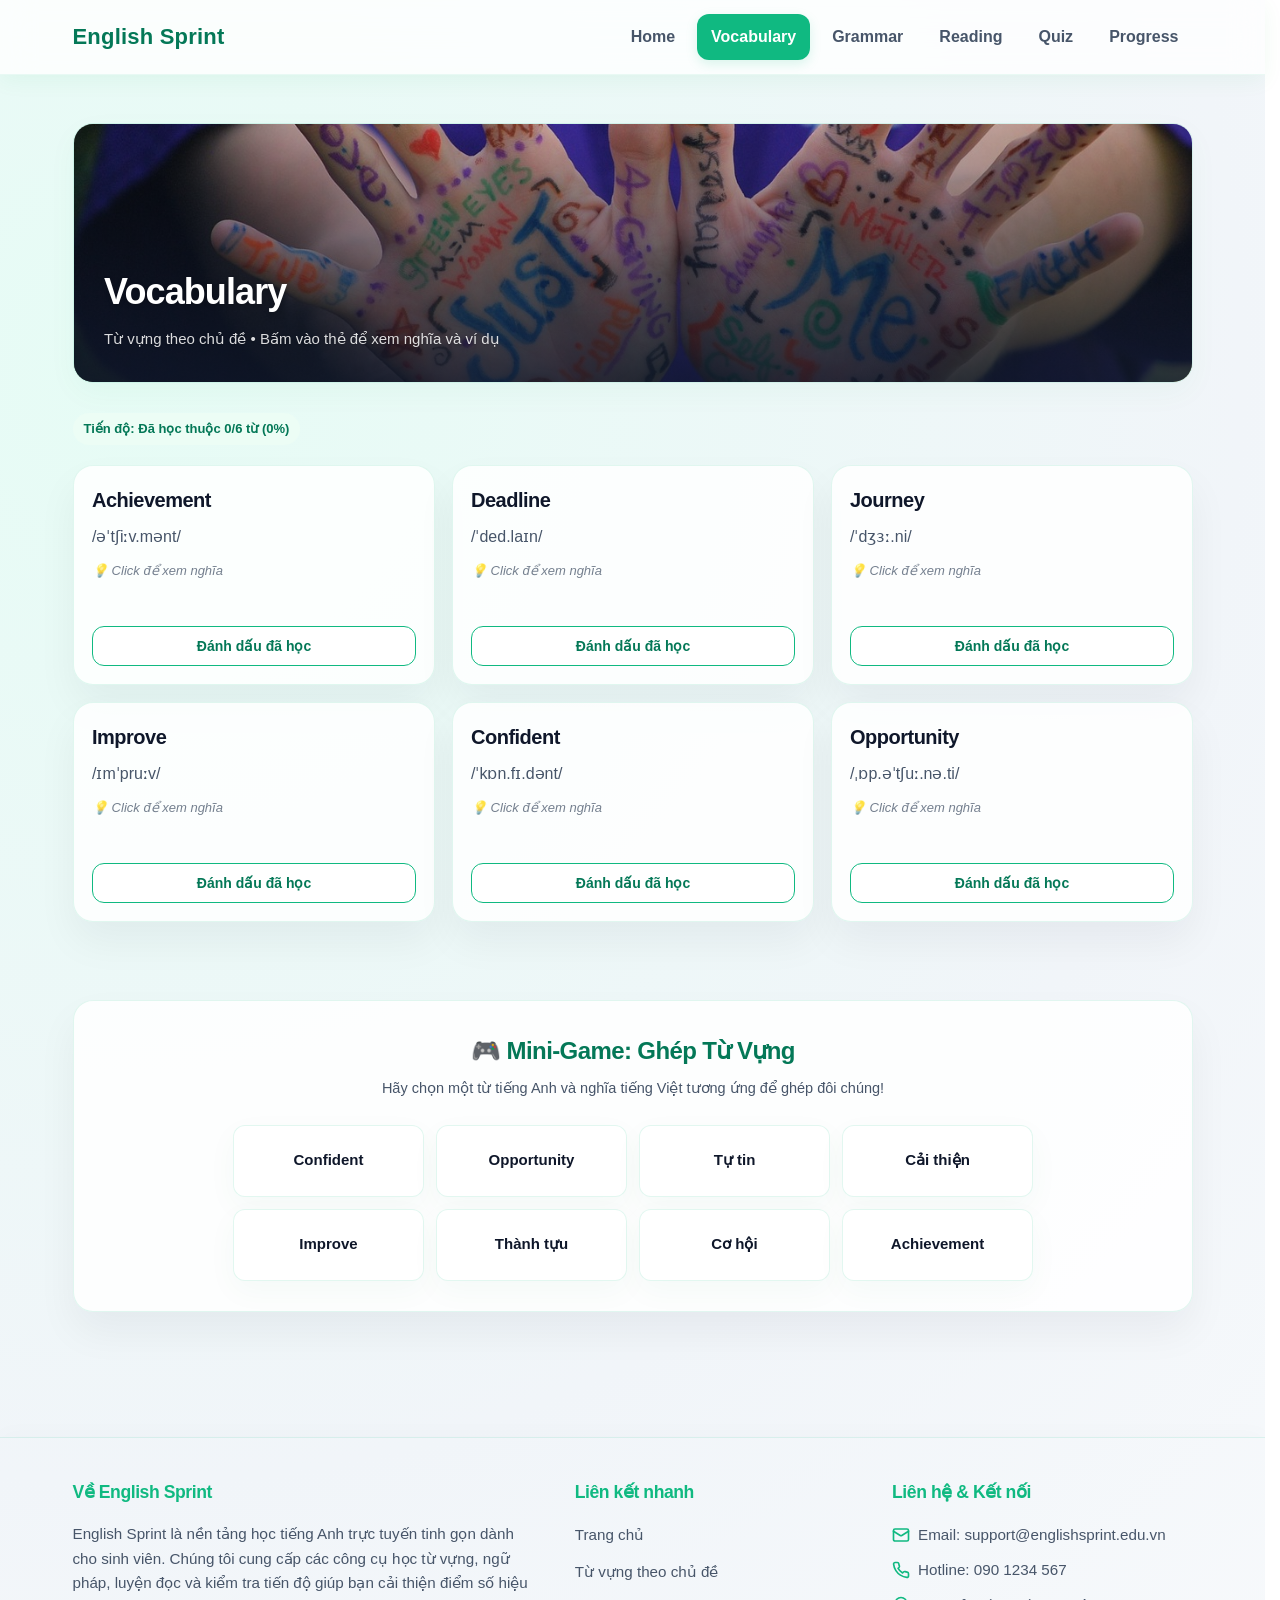
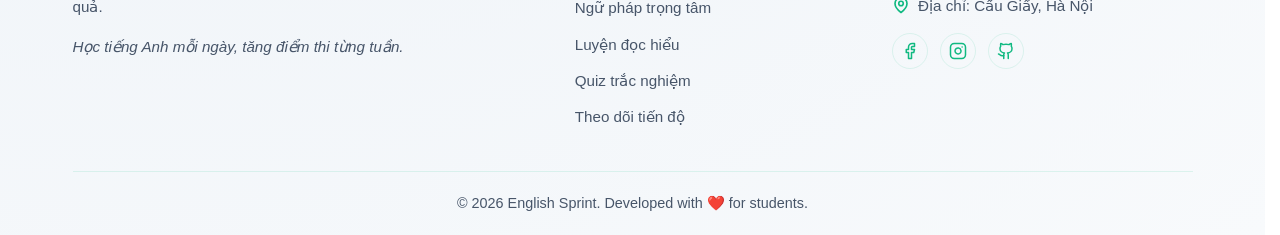
<file: html/vocabulary.html>
<!doctype html>
<html lang="vi">
  <head>
    <meta charset="UTF-8" />
    <meta name="viewport" content="width=device-width, initial-scale=1.0" />
    <title>English Sprint - Vocabulary</title>
    <link rel="shortcut icon" href="../ico/favicon.ico" type="image/x-icon" />
    <link rel="apple-touch-icon" sizes="180x180" href="../ico/apple-touch-icon.png" />
    <link rel="icon" type="image/png" sizes="32x32" href="../ico/favicon-32x32.png" />
    <link rel="icon" type="image/png" sizes="16x16" href="../ico/favicon-16x16.png" />
    <link rel="manifest" href="../ico/site.webmanifest" />
    <link rel="stylesheet" href="../css/style.css" />
  </head>
  <body>
    <header class="site-header">
      <div class="container header-wrap">
        <a class="logo" href="../index.html">English Sprint</a>
        <button class="nav-toggle" aria-label="Mở menu">
          <svg class="hamburger-icon" xmlns="http://www.w3.org/2000/svg" width="18" height="18" viewBox="0 0 24 24" fill="none" stroke="currentColor" stroke-width="2.5" stroke-linecap="round" stroke-linejoin="round"><line x1="4" x2="20" y1="12" y2="12"/><line x1="4" x2="20" y1="6" y2="6"/><line x1="4" x2="20" y1="18" y2="18"/></svg>
          <span>Menu</span>
        </button>
        <nav class="main-nav">
          <ul>
            <li><a href="../index.html">Home</a></li>
            <li><a href="vocabulary.html" class="active">Vocabulary</a></li>
            <li><a href="grammar.html">Grammar</a></li>
            <li><a href="reading.html">Reading</a></li>
            <li><a href="quiz.html">Quiz</a></li>
            <li><a href="progress.html">Progress</a></li>
          </ul>
        </nav>
      </div>
    </header>

    <main class="section">
      <div class="container">
        <div class="page-hero scroll-reveal">
          <img class="page-hero-image" src="../images/anh_008.jpg" alt="Vocabulary banner" />
          <div class="page-hero-overlay"></div>
          <div class="page-hero-content">
            <h1 class="page-hero-title">Vocabulary</h1>
            <p class="page-hero-subtitle">Từ vựng theo chủ đề • Bấm vào thẻ để xem nghĩa và ví dụ</p>
          </div>
        </div>

        <div class="grid-3">
          <article class="card flashcard scroll-reveal stagger-1">
            <h3>Achievement</h3>
            <p>/əˈtʃiːv.mənt/</p>
            <div class="answer">
              <p><strong>Nghĩa:</strong> Thành tựu</p>
              <p><strong>Ví dụ:</strong> Getting 8.0 IELTS is a great achievement.</p>
            </div>
          </article>

          <article class="card flashcard scroll-reveal stagger-2">
            <h3>Deadline</h3>
            <p>/ˈded.laɪn/</p>
            <div class="answer">
              <p><strong>Nghĩa:</strong> Hạn chót</p>
              <p><strong>Ví dụ:</strong> We must finish this report before the deadline.</p>
            </div>
          </article>

          <article class="card flashcard scroll-reveal stagger-3">
            <h3>Journey</h3>
            <p>/ˈdʒɜː.ni/</p>
            <div class="answer">
              <p><strong>Nghĩa:</strong> Hành trình</p>
              <p><strong>Ví dụ:</strong> Learning English is a long journey.</p>
            </div>
          </article>

          <article class="card flashcard scroll-reveal stagger-1">
            <h3>Improve</h3>
            <p>/ɪmˈpruːv/</p>
            <div class="answer">
              <p><strong>Nghĩa:</strong> Cải thiện</p>
              <p><strong>Ví dụ:</strong> Practice every day to improve your speaking.</p>
            </div>
          </article>

          <article class="card flashcard scroll-reveal stagger-2">
            <h3>Confident</h3>
            <p>/ˈkɒn.fɪ.dənt/</p>
            <div class="answer">
              <p><strong>Nghĩa:</strong> Tự tin</p>
              <p><strong>Ví dụ:</strong> She feels confident before the exam.</p>
            </div>
          </article>

          <article class="card flashcard scroll-reveal stagger-3">
            <h3>Opportunity</h3>
            <p>/ˌɒp.əˈtʃuː.nə.ti/</p>
            <div class="answer">
              <p><strong>Nghĩa:</strong> Cơ hội</p>
              <p><strong>Ví dụ:</strong> English gives you more job opportunities.</p>
            </div>
          </article>
        </div>

        <!-- Mini-game ôn tập từ vựng -->
        <section class="section vocab-game-section scroll-reveal">
          <div class="card game-card">
            <div class="game-header">
              <h2>🎮 Mini-Game: Ghép Từ Vựng</h2>
              <p>Hãy chọn một từ tiếng Anh và nghĩa tiếng Việt tương ứng để ghép đôi chúng!</p>
            </div>
            
            <div id="game-board" class="game-board">
              <!-- Thẻ game sẽ được sinh động bằng JS -->
            </div>
            
            <div id="game-congrats" class="game-congrats hidden">
              <h3>🎉 Tuyệt vời! Bạn đã ghép đúng tất cả các cặp từ!</h3>
              <p>Trí nhớ của bạn rất tốt, hãy duy trì phong độ nhé.</p>
              <button id="game-restart-btn" class="btn" type="button">Chơi lại</button>
            </div>
          </div>
        </section>
      </div>
    </main>

    <footer class="site-footer">
      <div class="container">
        <div class="footer-grid">
          <div class="footer-column">
            <h3>Về English Sprint</h3>
            <p>English Sprint là nền tảng học tiếng Anh trực tuyến tinh gọn dành cho sinh viên. Chúng tôi cung cấp các công cụ học từ vựng, ngữ pháp, luyện đọc và kiểm tra tiến độ giúp bạn cải thiện điểm số hiệu quả.</p>
            <p><em>Học tiếng Anh mỗi ngày, tăng điểm thi từng tuần.</em></p>
          </div>
          <div class="footer-column">
            <h3>Liên kết nhanh</h3>
            <ul class="footer-links">
              <li><a href="../index.html">Trang chủ</a></li>
              <li><a href="vocabulary.html">Từ vựng theo chủ đề</a></li>
              <li><a href="grammar.html">Ngữ pháp trọng tâm</a></li>
              <li><a href="reading.html">Luyện đọc hiểu</a></li>
              <li><a href="quiz.html">Quiz trắc nghiệm</a></li>
              <li><a href="progress.html">Theo dõi tiến độ</a></li>
            </ul>
          </div>
          <div class="footer-column">
            <h3>Liên hệ & Kết nối</h3>
            <ul class="footer-contact-info">
              <li>
                <svg xmlns="http://www.w3.org/2000/svg" width="18" height="18" viewBox="0 0 24 24" fill="none" stroke="currentColor" stroke-width="2" stroke-linecap="round" stroke-linejoin="round" class="contact-svg-icon"><rect width="20" height="16" x="2" y="4" rx="2"/><path d="m22 7-8.97 5.7a1.94 1.94 0 0 1-2.06 0L2 7"/></svg>
                <span>Email: support@englishsprint.edu.vn</span>
              </li>
              <li>
                <svg xmlns="http://www.w3.org/2000/svg" width="18" height="18" viewBox="0 0 24 24" fill="none" stroke="currentColor" stroke-width="2" stroke-linecap="round" stroke-linejoin="round" class="contact-svg-icon"><path d="M22 16.92v3a2 2 0 0 1-2.18 2 19.79 19.79 0 0 1-8.63-3.07 19.5 19.5 0 0 1-6-6 19.79 19.79 0 0 1-3.07-8.67A2 2 0 0 1 4.11 2h3a2 2 0 0 1 2 1.72 12.84 12.84 0 0 0 .7 2.81 2 2 0 0 1-.45 2.11L8.09 9.91a16 16 0 0 0 6 6l1.27-1.27a2 2 0 0 1 2.11-.45 12.84 12.84 0 0 0 2.81.7A2 2 0 0 1 22 16.92z"/></svg>
                <span>Hotline: 090 1234 567</span>
              </li>
              <li>
                <svg xmlns="http://www.w3.org/2000/svg" width="18" height="18" viewBox="0 0 24 24" fill="none" stroke="currentColor" stroke-width="2" stroke-linecap="round" stroke-linejoin="round" class="contact-svg-icon"><path d="M20 10c0 6-8 12-8 12s-8-6-8-12a8 8 0 0 1 16 0Z"/><circle cx="12" cy="10" r="3"/></svg>
                <span>Địa chỉ: Cầu Giấy, Hà Nội</span>
              </li>
            </ul>
            <div class="footer-socials">
              <a href="#" class="social-icon" title="Facebook">
                <svg xmlns="http://www.w3.org/2000/svg" width="18" height="18" viewBox="0 0 24 24" fill="none" stroke="currentColor" stroke-width="2" stroke-linecap="round" stroke-linejoin="round"><path d="M18 2h-3a5 5 0 0 0-5 5v3H7v4h3v8h4v-8h3l1-4h-4V7a1 1 0 0 1 1-1h3z"/></svg>
              </a>
              <a href="#" class="social-icon" title="Instagram">
                <svg xmlns="http://www.w3.org/2000/svg" width="18" height="18" viewBox="0 0 24 24" fill="none" stroke="currentColor" stroke-width="2" stroke-linecap="round" stroke-linejoin="round"><rect width="20" height="20" x="2" y="2" rx="5" ry="5"/><path d="M16 11.37A4 4 0 1 1 12.63 8 4 4 0 0 1 16 11.37z"/><line x1="17.5" x2="17.51" y1="6.5" y2="6.5"/></svg>
              </a>
              <a href="#" class="social-icon" title="GitHub">
                <svg xmlns="http://www.w3.org/2000/svg" width="18" height="18" viewBox="0 0 24 24" fill="none" stroke="currentColor" stroke-width="2" stroke-linecap="round" stroke-linejoin="round"><path d="M15 22v-4a4.8 4.8 0 0 0-1-3.5c3 0 6-2 6-5.5.08-1.25-.27-2.48-1-3.5.28-1.15.28-2.35 0-3.5 0 0-1 0-3 1.5-2.64-.5-5.36-.5-8 0C6 2 5 2 5 2c-.3 1.15-.3 2.35 0 3.5A5.403 5.403 0 0 0 4 9c0 3.5 3 5.5 6 5.5-.39.49-.68 1.05-.85 1.65-.17.6-.22 1.23-.15 1.85v4"/><path d="M9 18c-4.51 2-5-2-7-2"/></svg>
              </a>
            </div>
          </div>
        </div>
        <div class="footer-bottom">
          <p>&copy; 2026 English Sprint. Developed with ❤️ for students.</p>
        </div>
      </div>
    </footer>

    <script src="../js/main.js"></script>
    <script src="../js/vocabulary.js"></script>
  </body>
</html>
</file>
<file: css/style.css>
* {
  box-sizing: border-box;
  margin: 0;
  padding: 0;
}

:root {
  /* Premium Emerald & Deep Indigo Palette */
  --primary: #10b981; /* Ngọc lục bảo rực rỡ */
  --primary-dark: #047857; /* Xanh rừng sâu lắng */
  --primary-soft: #ecfdf5; /* Bạc hà siêu nhẹ */
  --secondary: #6366f1; /* Tím Indigo tạo điểm nhấn tương phản */
  --secondary-soft: #e0e7ff; /* Tím Indigo nhạt */
  --bg: #f8fafc; /* Nền phiến đá dịu mắt */
  --bg-gradient: radial-gradient(circle at 10% 20%, #e6fcf5 0%, #f1f5f9 60%, #f8fafc 100%);
  --surface: rgba(255, 255, 255, 0.85); /* Mặt kính mờ */
  --text: #0f172a; /* Slate 900 */
  --muted: #475569; /* Slate 600 */
  --border: rgba(16, 185, 129, 0.12); /* Đường viền mỏng mờ */
  --success: #059669;
  --danger: #ef4444;
  --shadow-soft: 0 10px 30px rgba(4, 120, 87, 0.04);
  --shadow-card: 0 20px 40px rgba(15, 23, 42, 0.05);
  --radius: 20px;
}

html {
  scroll-behavior: smooth;
  scrollbar-gutter: stable;
}

body {
  font-family: 'Inter', -apple-system, BlinkMacSystemFont, "Segoe UI", Roboto, sans-serif;
  background: var(--bg-gradient);
  color: var(--text);
  line-height: 1.65;
  -webkit-font-smoothing: antialiased;
}

h1, h2, h3, h4, h5, h6, .logo {
  font-family: 'Plus Jakarta Sans', -apple-system, BlinkMacSystemFont, "Segoe UI", Roboto, sans-serif;
  font-weight: 800;
  letter-spacing: -0.025em;
  color: #0f172a;
}

a {
  text-decoration: none;
  color: inherit;
}

.container {
  width: min(1120px, 92%);
  margin: 0 auto;
}

.site-header {
  background: rgba(255, 255, 255, 0.8);
  border-bottom: 1px solid rgba(16, 185, 129, 0.08);
  backdrop-filter: blur(16px);
  -webkit-backdrop-filter: blur(16px);
  position: sticky;
  top: 0;
  z-index: 10;
  box-shadow: 0 6px 20px rgba(22, 163, 74, 0.06);
}

.header-wrap {
  display: flex;
  align-items: center;
  justify-content: space-between;
  padding: 14px 0;
}

.logo {
  font-size: 22px;
  font-weight: 800;
  color: var(--primary-dark);
  letter-spacing: 0.2px;
  display: inline-flex;
  align-items: center;
}

.nav-toggle {
  display: none;
  border: 1px solid rgba(16, 185, 129, 0.2);
  border-radius: 12px;
  background: var(--primary-soft);
  padding: 8px 14px;
  color: var(--primary-dark);
  cursor: pointer;
  font-family: inherit;
  font-weight: 700;
  font-size: 14.5px;
  align-items: center;
  gap: 6px;
  box-shadow: 0 2px 8px rgba(16, 185, 129, 0.08);
  transition: all 0.25s cubic-bezier(0.16, 1, 0.3, 1);
}

.nav-toggle:hover {
  background: var(--primary);
  color: #ffffff;
  border-color: var(--primary);
  box-shadow: 0 4px 12px rgba(16, 185, 129, 0.18);
  transform: translateY(-1px);
}

.main-nav ul {
  display: flex;
  gap: 8px;
  list-style: none;
  flex-wrap: wrap;
}

.main-nav a {
  display: inline-block;
  padding: 10px 14px;
  border-radius: 12px;
  color: var(--muted);
  font-weight: 600;
  transition: background-color 0.25s ease, color 0.25s ease, box-shadow 0.25s ease;
}

.main-nav a:hover {
  background: var(--primary-soft);
  color: var(--primary-dark);
}

.main-nav a.active {
  background: var(--primary);
  color: #ffffff !important;
  box-shadow: 0 4px 12px rgba(16, 185, 129, 0.15);
}

.hero {
  padding: 64px 0 34px;
}

.hero-grid {
  display: grid;
  grid-template-columns: 1.2fr 1fr;
  gap: 28px;
  align-items: center;
}

.hero h1 {
  font-size: clamp(32px, 4vw, 46px);
  line-height: 1.18;
  margin-bottom: 14px;
}

.hero p {
  color: var(--muted);
  margin-bottom: 22px;
  font-size: 17px;
  max-width: 62ch;
}

.hero-card {
  background: var(--surface);
  border: 1px solid var(--border);
  border-radius: 20px;
  padding: 22px;
  box-shadow: var(--shadow-soft);
  position: relative;
  overflow: hidden;
}

.hero-cover,
.hero-cover-slider,
.page-image {
  width: 100%;
  border-radius: 14px;
  border: 1px solid var(--border);
  display: block;
  box-shadow: 0 8px 20px rgba(22, 163, 74, 0.12);
  transition: transform 0.4s cubic-bezier(0.16, 1, 0.3, 1), box-shadow 0.4s cubic-bezier(0.16, 1, 0.3, 1);
  will-change: transform, box-shadow;
}

.hero-cover:hover,
.hero-cover-slider:hover,
.page-image:hover {
  transform: translateY(-5px) scale(1.01);
  box-shadow: 0 16px 36px rgba(22, 163, 74, 0.22);
}

.hero-cover {
  margin-bottom: 14px;
}

.page-image {
  margin: 10px 0 20px;
}

.btn,
button.btn {
  display: inline-flex;
  align-items: center;
  justify-content: center;
  gap: 6px;
  border: 0;
  border-radius: 12px;
  background: linear-gradient(135deg, var(--primary) 0%, var(--primary-dark) 100%);
  color: white;
  padding: 11px 17px;
  font-weight: 700;
  cursor: pointer;
  transition: transform 0.15s ease, box-shadow 0.2s ease;
  box-shadow: 0 10px 20px rgba(21, 128, 61, 0.22);
}

.btn:hover,
button.btn:hover {
  transform: translateY(-1px);
  box-shadow: 0 14px 24px rgba(21, 128, 61, 0.28);
}

.btn.outline {
  border: 1px solid var(--primary);
  color: var(--primary-dark);
  background: #fff;
  box-shadow: none;
}

.btn.outline:hover {
  background: var(--primary-soft);
}

.section {
  padding: 38px 0;
}

.section-title {
  font-size: clamp(27px, 3vw, 33px);
  margin-bottom: 9px;
  line-height: 1.26;
}

.section-subtitle {
  color: var(--muted);
  margin-bottom: 20px;
  font-size: 16px;
}

.grid-3 {
  display: grid;
  grid-template-columns: repeat(3, 1fr);
  gap: 17px;
}

.grid-2 {
  display: grid;
  grid-template-columns: repeat(2, 1fr);
  gap: 17px;
}

.card {
  background: var(--surface);
  border: 1px solid var(--border);
  border-radius: var(--radius);
  padding: 18px;
  box-shadow: var(--shadow-card);
  position: relative;
  overflow: hidden;
}

/* Hiệu ứng bóng loáng (Glassmorphism Shimmer) khi hover */
.card::after,
.hero-card::after {
  content: '';
  position: absolute;
  top: 0;
  left: -150%;
  width: 65%;
  height: 100%;
  background: linear-gradient(
    to right,
    rgba(255, 255, 255, 0) 0%,
    rgba(255, 255, 255, 0.6) 30%,
    rgba(255, 255, 255, 0.95) 50%,
    rgba(255, 255, 255, 0.6) 70%,
    rgba(255, 255, 255, 0) 100%
  );
  transform: skewX(-25deg);
  transition: left 0.85s cubic-bezier(0.19, 1, 0.22, 1);
  z-index: 3;
  pointer-events: none;
}

.card:hover::after,
.hero-card:hover::after {
  left: 150%;
}

.card h3 {
  margin-bottom: 7px;
  font-size: 20px;
}

.card p {
  color: var(--muted);
}

.flashcard {
  cursor: pointer;
  transition: transform 0.2s ease, box-shadow 0.2s ease;
}

.flashcard:hover {
  transform: translateY(-3px);
  box-shadow: 0 18px 36px rgba(22, 163, 74, 0.18);
}

.flashcard .answer {
  margin-top: 10px;
  padding-top: 10px;
  border-top: 1px dashed var(--border);
  color: var(--muted);
  display: none;
}

.flashcard.open .answer {
  display: block;
}

.badge {
  display: inline-block;
  margin-top: 12px;
  background: var(--primary-soft);
  color: var(--primary-dark);
  padding: 5px 11px;
  border-radius: 999px;
  font-size: 13px;
  font-weight: 700;
}

.grammar-table {
  width: 100%;
  border-collapse: collapse;
  background: var(--surface);
  border: 1px solid var(--border);
  border-radius: 14px;
  overflow: hidden;
  box-shadow: var(--shadow-soft);
}

.grammar-table th,
.grammar-table td {
  border: 1px solid #ddf5e7;
  padding: 11px;
  text-align: left;
  vertical-align: top;
}

.grammar-table th {
  background: linear-gradient(120deg, #dcfce7 0%, #f0fdf4 100%);
  color: #166534;
}

.reading-block {
  background: #fff;
  border: 1px solid var(--border);
  border-radius: 14px;
  padding: 19px;
  margin-bottom: 18px;
  box-shadow: var(--shadow-soft);
}

.question {
  margin-bottom: 14px;
}

.question p {
  margin-bottom: 8px;
  color: var(--text);
  font-weight: 700;
}

.options label {
  display: block;
  margin-bottom: 8px;
  color: var(--muted);
}

.options input {
  accent-color: var(--primary-dark);
}

.result {
  margin-top: 14px;
  padding: 12px;
  border-radius: 12px;
  background: #ecfeff;
  border: 1px solid #bae6fd;
  color: #075985;
  font-weight: 600;
}

.result.good {
  background: #ecfdf5;
  border-color: #bbf7d0;
  color: var(--success);
}

.result.bad {
  background: #fef2f2;
  border-color: #fecaca;
  color: var(--danger);
}

.result.tight {
  margin-top: 12px;
}

.stack-space {
  margin-bottom: 12px;
}

.stats {
  display: grid;
  grid-template-columns: repeat(3, 1fr);
  gap: 14px;
  margin-bottom: 16px;
}

.stat {
  background: #fff;
  border: 1px solid var(--border);
  border-radius: 14px;
  padding: 15px;
  box-shadow: var(--shadow-soft);
}

.stat h4 {
  color: var(--muted);
  font-size: 14px;
  margin-bottom: 8px;
}

.stat p {
  font-size: 26px;
  font-weight: 800;
  color: #14532d;
}

.history-list {
  list-style: none;
  display: grid;
  gap: 10px;
}

.history-item {
  background: #fff;
  border: 1px solid var(--border);
  border-radius: 12px;
  padding: 13px;
  display: flex;
  justify-content: space-between;
  align-items: center;
  box-shadow: var(--shadow-soft);
}

.site-footer {
  margin-top: 50px;
  padding: 40px 0 20px 0;
  border-top: 1px solid var(--border);
  color: var(--muted);
  background: var(--bg-white);
  box-shadow: 0 -4px 20px rgba(0, 0, 0, 0.02);
}

.footer-grid {
  display: grid;
  grid-template-columns: 2fr 1.2fr 1.3fr;
  gap: 40px;
  margin-bottom: 30px;
}

.footer-column h3 {
  color: var(--primary);
  font-size: 1.1rem;
  font-weight: 700;
  margin-bottom: 15px;
  position: relative;
}

.footer-column p {
  font-size: 0.95rem;
  line-height: 1.6;
  margin-bottom: 15px;
}

.footer-links {
  list-style: none;
  padding: 0;
  margin: 0;
}

.footer-links li {
  margin-bottom: 10px;
}

.footer-links a {
  color: var(--muted);
  text-decoration: none;
  font-size: 0.95rem;
  transition: all 0.2s ease;
  display: inline-block;
}

.footer-links a:hover {
  color: var(--primary-dark);
  transform: translateX(4px);
}

.footer-contact-info {
  list-style: none;
  padding: 0;
  margin: 0;
}

.footer-contact-info li {
  font-size: 0.95rem;
  margin-bottom: 10px;
  display: flex;
  align-items: center;
  gap: 8px;
}

.footer-socials {
  display: flex;
  gap: 12px;
  margin-top: 15px;
}

.social-icon {
  display: inline-flex;
  align-items: center;
  justify-content: center;
  width: 36px;
  height: 36px;
  border-radius: 50%;
  background: var(--bg-light);
  color: var(--primary);
  text-decoration: none;
  font-size: 1rem;
  transition: all 0.2s ease;
  border: 1px solid var(--border);
}

.social-icon:hover {
  background: var(--primary);
  color: #fff;
  transform: translateY(-3px);
  box-shadow: var(--shadow-soft);
}

.footer-bottom {
  border-top: 1px solid var(--border);
  padding-top: 20px;
  text-align: center;
  font-size: 0.9rem;
}

@media (max-width: 768px) {
  .footer-grid {
    grid-template-columns: 1fr;
    gap: 30px;
  }

  .footer-links a:hover {
    transform: none;
  }
}

@media (max-width: 900px) {
  .hero-grid,
  .grid-3,
  .grid-2,
  .stats {
    grid-template-columns: 1fr;
  }

  .hero {
    padding-top: 42px;
  }
}

@media (max-width: 740px) {
  .nav-toggle {
    display: inline-flex;
    align-items: center;
    justify-content: center;
  }

  .nav-toggle.active {
    background: var(--primary);
    color: white;
    border-color: var(--primary);
    transform: scale(0.96);
    box-shadow: 0 4px 12px rgba(16, 185, 129, 0.22);
  }

  .main-nav {
    position: absolute;
    top: 100%;
    left: 0;
    right: 0;
    background: rgba(255, 255, 255, 0.98);
    backdrop-filter: blur(16px);
    -webkit-backdrop-filter: blur(16px);
    border-bottom: 1px solid var(--border);
    box-shadow: 0 12px 28px rgba(15, 23, 42, 0.08);
    opacity: 0;
    transform: translateY(-8px);
    visibility: hidden;
    pointer-events: none;
    transition: opacity 0.3s cubic-bezier(0.16, 1, 0.3, 1), transform 0.3s cubic-bezier(0.16, 1, 0.3, 1), visibility 0.3s;
  }

  .main-nav.open {
    opacity: 1;
    transform: translateY(0);
    visibility: visible;
    pointer-events: auto;
  }

  .main-nav ul {
    flex-direction: column;
    padding: 14px 20px;
    gap: 8px;
  }

  .main-nav li {
    width: 100%;
  }

  .main-nav a {
    display: block;
    width: 100%;
    box-sizing: border-box;
    padding: 12px 16px;
    text-align: left;
  }

  .history-item {
    flex-direction: column;
    align-items: flex-start;
    gap: 6px;
  }
}

/* ==========================================================================
   Vocabulary - Learned states
   ========================================================================== */
.flashcard {
  position: relative;
  display: flex;
  flex-direction: column;
  justify-content: space-between;
  height: 100%;
  min-height: 220px;
}

.flashcard.learned {
  opacity: 0.85;
  border-color: var(--success);
  background: linear-gradient(135deg, #ffffff 0%, #f0fdf4 100%);
  box-shadow: 0 8px 24px rgba(22, 163, 74, 0.08);
}

.flashcard.learned .learned-badge {
  display: inline-block;
}

/* Nút đánh dấu trong flashcard */
.learn-btn {
  margin-top: auto; /* Đẩy nút xuống dưới cùng của card */
  font-size: 14px;
  padding: 8px 12px;
  border-radius: 10px;
  border-color: #cbd5e1;
  color: var(--muted);
  width: 100%;
  transition: all 0.2s ease;
}

.learn-btn:hover {
  background: #f1f5f9;
  border-color: #94a3b8;
  color: var(--text);
  box-shadow: none;
}

.flashcard.learned .learn-btn {
  background: var(--primary-soft);
  color: var(--success);
  border-color: var(--border);
}

.flashcard.learned .learn-btn:hover {
  background: #bbf7d0;
  color: var(--primary-dark);
}

/* Badge hiển thị "Đã thuộc" */
.learned-badge {
  display: none;
  position: absolute;
  top: 14px;
  right: 14px;
  background: linear-gradient(135deg, var(--primary) 0%, var(--primary-dark) 100%);
  color: white;
  padding: 4px 10px;
  border-radius: 20px;
  font-size: 11px;
  font-weight: 700;
  box-shadow: 0 4px 10px rgba(22, 163, 74, 0.2);
}

/* ==========================================================================
   Hero Slideshow / Loop
   ========================================================================== */
.hero-cover-slider {
  position: relative;
  width: 100%;
  aspect-ratio: 16 / 9;
  border-radius: 14px;
  border: 1px solid var(--border);
  overflow: hidden;
  box-shadow: 0 8px 20px rgba(22, 163, 74, 0.12);
  margin-bottom: 14px;
}

.hero-cover-slider .slide {
  position: absolute;
  top: 0;
  left: 0;
  width: 100%;
  height: 100%;
  object-fit: cover;
  opacity: 0;
  transition: opacity 1s ease-in-out;
  z-index: 1;
}

.hero-cover-slider .slide.active {
  opacity: 1;
  z-index: 2;
}

/* ==========================================================================
   Scroll Reveal Animations
   ========================================================================== */
.scroll-reveal {
  opacity: 0;
  transform: translateY(30px);
  transition: opacity 0.8s cubic-bezier(0.16, 1, 0.3, 1), transform 0.8s cubic-bezier(0.16, 1, 0.3, 1);
  will-change: opacity, transform;
}

.scroll-reveal.active {
  opacity: 1;
  transform: translateY(0);
}

.stagger-1 { transition-delay: 0.15s; }
.stagger-2 { transition-delay: 0.3s; }
.stagger-3 { transition-delay: 0.45s; }
.stagger-4 { transition-delay: 0.6s; }

/* Vocabulary Click Hint */
.click-hint {
  font-size: 13px;
  color: var(--muted);
  margin: 10px 0;
  display: block;
  font-style: italic;
  opacity: 0.75;
  transition: opacity 0.2s ease;
}

.flashcard:hover .click-hint {
  opacity: 1;
  color: var(--primary-dark);
}

.flashcard.open .click-hint {
  display: none;
}

/* ==========================================================================
   Page Hero Banner Overlay
   ========================================================================== */
.page-hero {
  position: relative;
  width: 100%;
  height: 260px;
  border-radius: 20px;
  overflow: hidden;
  margin-top: 10px;
  margin-bottom: 30px;
  border: 1px solid var(--border);
  box-shadow: 0 10px 30px rgba(22, 163, 74, 0.04);
  transition: transform 0.4s cubic-bezier(0.16, 1, 0.3, 1), box-shadow 0.4s cubic-bezier(0.16, 1, 0.3, 1);
  will-change: transform, box-shadow;
}

.page-hero:hover {
  transform: translateY(-5px) scale(1.005);
  box-shadow: 0 18px 40px rgba(22, 163, 74, 0.15);
  cursor: pointer;
}

.page-hero-image {
  width: 100%;
  height: 100%;
  object-fit: cover;
  display: block;
}

.page-hero-overlay {
  position: absolute;
  top: 0;
  left: 0;
  width: 100%;
  height: 100%;
  background: linear-gradient(to top, rgba(15, 23, 42, 0.85) 0%, rgba(15, 23, 42, 0.25) 100%);
  z-index: 1;
}

.page-hero-content {
  position: absolute;
  bottom: 0;
  left: 0;
  width: 100%;
  padding: 30px;
  z-index: 2;
  color: white;
}

.page-hero-title {
  font-family: 'Plus Jakarta Sans', sans-serif;
  font-size: clamp(26px, 4vw, 36px);
  font-weight: 800;
  color: white !important;
  margin-bottom: 6px;
  text-shadow: 0 2px 4px rgba(0, 0, 0, 0.2);
}

.page-hero-subtitle {
  font-size: clamp(13px, 2vw, 15px);
  color: rgba(255, 255, 255, 0.85);
  font-weight: 500;
  text-shadow: 0 1px 2px rgba(0, 0, 0, 0.2);
}

/* ==========================================================================
   FAQ Accordion Grid
   ========================================================================== */
.faq-grid-container {
  display: grid;
  grid-template-columns: 1fr 1.2fr;
  gap: 40px;
  align-items: center;
}

.faq-banner-image {
  width: 100%;
  border-radius: 20px;
  border: 1px solid var(--border);
  box-shadow: 0 10px 30px rgba(16, 185, 129, 0.06);
  display: block;
  transition: transform 0.4s cubic-bezier(0.16, 1, 0.3, 1), box-shadow 0.4s cubic-bezier(0.16, 1, 0.3, 1);
  will-change: transform, box-shadow;
}

.faq-banner-image:hover {
  transform: translateY(-5px) scale(1.01);
  box-shadow: 0 16px 36px rgba(16, 185, 129, 0.16);
}

.faq-left-col {
  width: 100%;
}

.faq-right-col {
  width: 100%;
}

.faq-list {
  display: flex;
  flex-direction: column;
  gap: 14px;
  margin-top: 24px;
}

.faq-item {
  padding: 0 !important;
  transition: border-color 0.3s ease, box-shadow 0.3s ease;
}

.faq-item.open {
  border-color: var(--primary);
  box-shadow: 0 12px 28px rgba(16, 185, 129, 0.08);
}

.faq-question {
  width: 100%;
  background: none;
  border: none;
  display: flex;
  justify-content: space-between;
  align-items: center;
  padding: 20px 24px;
  text-align: left;
  font-family: 'Plus Jakarta Sans', sans-serif;
  font-size: 16px;
  font-weight: 700;
  color: var(--text);
  cursor: pointer;
  outline: none;
}

.faq-question .faq-icon {
  font-size: 20px;
  font-weight: 400;
  color: var(--primary);
  transition: transform 0.35s cubic-bezier(0.16, 1, 0.3, 1), color 0.3s;
}

.faq-answer {
  max-height: 0;
  overflow: hidden;
  transition: max-height 0.35s cubic-bezier(0.16, 1, 0.3, 1), padding 0.35s;
  padding: 0 24px;
}

.faq-answer p {
  padding-bottom: 20px;
  color: var(--muted);
  font-size: 14.5px;
  line-height: 1.65;
}

/* Open State */
.faq-item.open .faq-question .faq-icon {
  transform: rotate(45deg);
  color: var(--secondary);
}

.faq-item.open .faq-answer {
  max-height: 250px;
}

@media (max-width: 900px) {
  .faq-grid-container {
    grid-template-columns: 1fr;
    gap: 30px;
  }
}

/* ==========================================================================
   Vocab Matching Game
   ========================================================================== */
.vocab-game-section {
  margin-top: 40px;
}

.game-card {
  padding: 30px !important;
  background: var(--surface);
  border: 1px solid var(--border);
  box-shadow: var(--shadow-card);
  border-radius: var(--radius);
}

.game-header {
  text-align: center;
  margin-bottom: 24px;
}

.game-header h2 {
  font-size: 24px;
  color: var(--primary-dark);
  margin-bottom: 6px;
}

.game-header p {
  color: var(--muted);
  font-size: 14.5px;
}

.game-board {
  display: grid;
  grid-template-columns: repeat(4, 1fr);
  gap: 12px;
  max-width: 800px;
  margin: 0 auto;
}

.game-tile {
  background: #fff;
  border: 1px solid var(--border);
  border-radius: 12px;
  padding: 18px 10px;
  text-align: center;
  font-weight: 600;
  cursor: pointer;
  transition: all 0.2s cubic-bezier(0.16, 1, 0.3, 1);
  box-shadow: var(--shadow-soft);
  user-select: none;
  display: flex;
  align-items: center;
  justify-content: center;
  min-height: 72px;
  font-size: 15px;
}

.game-tile:hover:not(.matched) {
  transform: translateY(-2px);
  border-color: var(--primary);
  box-shadow: 0 8px 16px rgba(16, 185, 129, 0.08);
}

.game-tile.selected {
  background: var(--secondary-soft);
  border-color: var(--secondary);
  color: var(--secondary);
  transform: scale(0.97);
}

.game-tile.matched {
  background: var(--primary-soft);
  border-color: var(--primary);
  color: var(--success);
  opacity: 0.65;
  cursor: default;
  transform: none;
}

.game-tile.incorrect {
  background: #fee2e2;
  border-color: var(--danger);
  color: var(--danger);
  animation: shake 0.4s ease-in-out;
}

.game-congrats {
  text-align: center;
  margin-top: 24px;
  padding: 20px;
  background: var(--primary-soft);
  border: 1px solid var(--border);
  border-radius: 14px;
  animation: fadeIn 0.5s ease-out;
}

.game-congrats h3 {
  color: var(--success);
  font-size: 20px;
  margin-bottom: 8px;
}

.game-congrats p {
  color: var(--muted);
  margin-bottom: 16px;
}

.hidden {
  display: none !important;
}

/* Wobble / Shake animation for incorrect matches */
@keyframes shake {
  0%, 100% { transform: translateX(0); }
  20%, 60% { transform: translateX(-6px); }
  40%, 80% { transform: translateX(6px); }
}

@keyframes fadeIn {
  from { opacity: 0; transform: translateY(10px); }
  to { opacity: 1; transform: translateY(0); }
}

/* Responsive adjustment for game board */
@media (max-width: 768px) {
  .game-board {
    grid-template-columns: repeat(2, 1fr);
  }
}

/* ==========================================================================
   Grammar Filter Bar Styles
   ========================================================================== */
.grammar-filter-bar {
  display: flex;
  justify-content: center;
  flex-wrap: wrap;
  gap: 12px;
  margin-top: 10px;
  margin-bottom: 24px;
  padding: 8px;
  background: rgba(255, 255, 255, 0.45);
  border: 1px solid var(--border);
  border-radius: 16px;
  backdrop-filter: blur(8px);
  -webkit-backdrop-filter: blur(8px);
  max-width: fit-content;
  margin-left: auto;
  margin-right: auto;
}

.filter-btn {
  font-family: 'Inter', sans-serif;
  font-size: 14.5px;
  font-weight: 600;
  color: var(--muted);
  background: transparent;
  border: 1px solid transparent;
  border-radius: 12px;
  padding: 8px 18px;
  cursor: pointer;
  transition: all 0.25s cubic-bezier(0.16, 1, 0.3, 1);
}

.filter-btn:hover {
  color: var(--primary-dark);
  background: rgba(16, 185, 129, 0.06);
  border-color: rgba(16, 185, 129, 0.1);
  transform: translateY(-1px);
}

.filter-btn.active {
  color: #ffffff;
  background: var(--primary);
  border-color: var(--primary);
  box-shadow: 0 4px 12px rgba(16, 185, 129, 0.2);
}

/* Grammar Table Row Filtering */
.grammar-table tbody tr {
  transition: all 0.3s ease;
}

@keyframes rowFadeIn {
  from {
    opacity: 0;
    transform: translateY(6px);
  }
  to {
    opacity: 1;
    transform: translateY(0);
  }
}

.grammar-table tbody tr.show-row {
  display: table-row;
  animation: rowFadeIn 0.3s ease forwards;
}

.grammar-table tbody tr.hide-row {
  display: none;
}

.grammar-desc {
  font-size: 12.5px;
  color: var(--muted);
  font-weight: 400;
  display: inline-block;
  margin-top: 4px;
}

.grammar-table td code {
  background: var(--primary-soft);
  color: var(--primary-dark);
  padding: 3px 8px;
  border-radius: 6px;
  font-family: Consolas, Monaco, 'Andale Mono', monospace;
  font-size: 14px;
}

/* ==========================================================================
   Footer SVG Icon Styles
   ========================================================================== */
.contact-svg-icon {
  color: var(--primary);
  flex-shrink: 0;
  stroke-width: 2.2px;
}

.social-icon svg {
  display: block;
}
</file>
